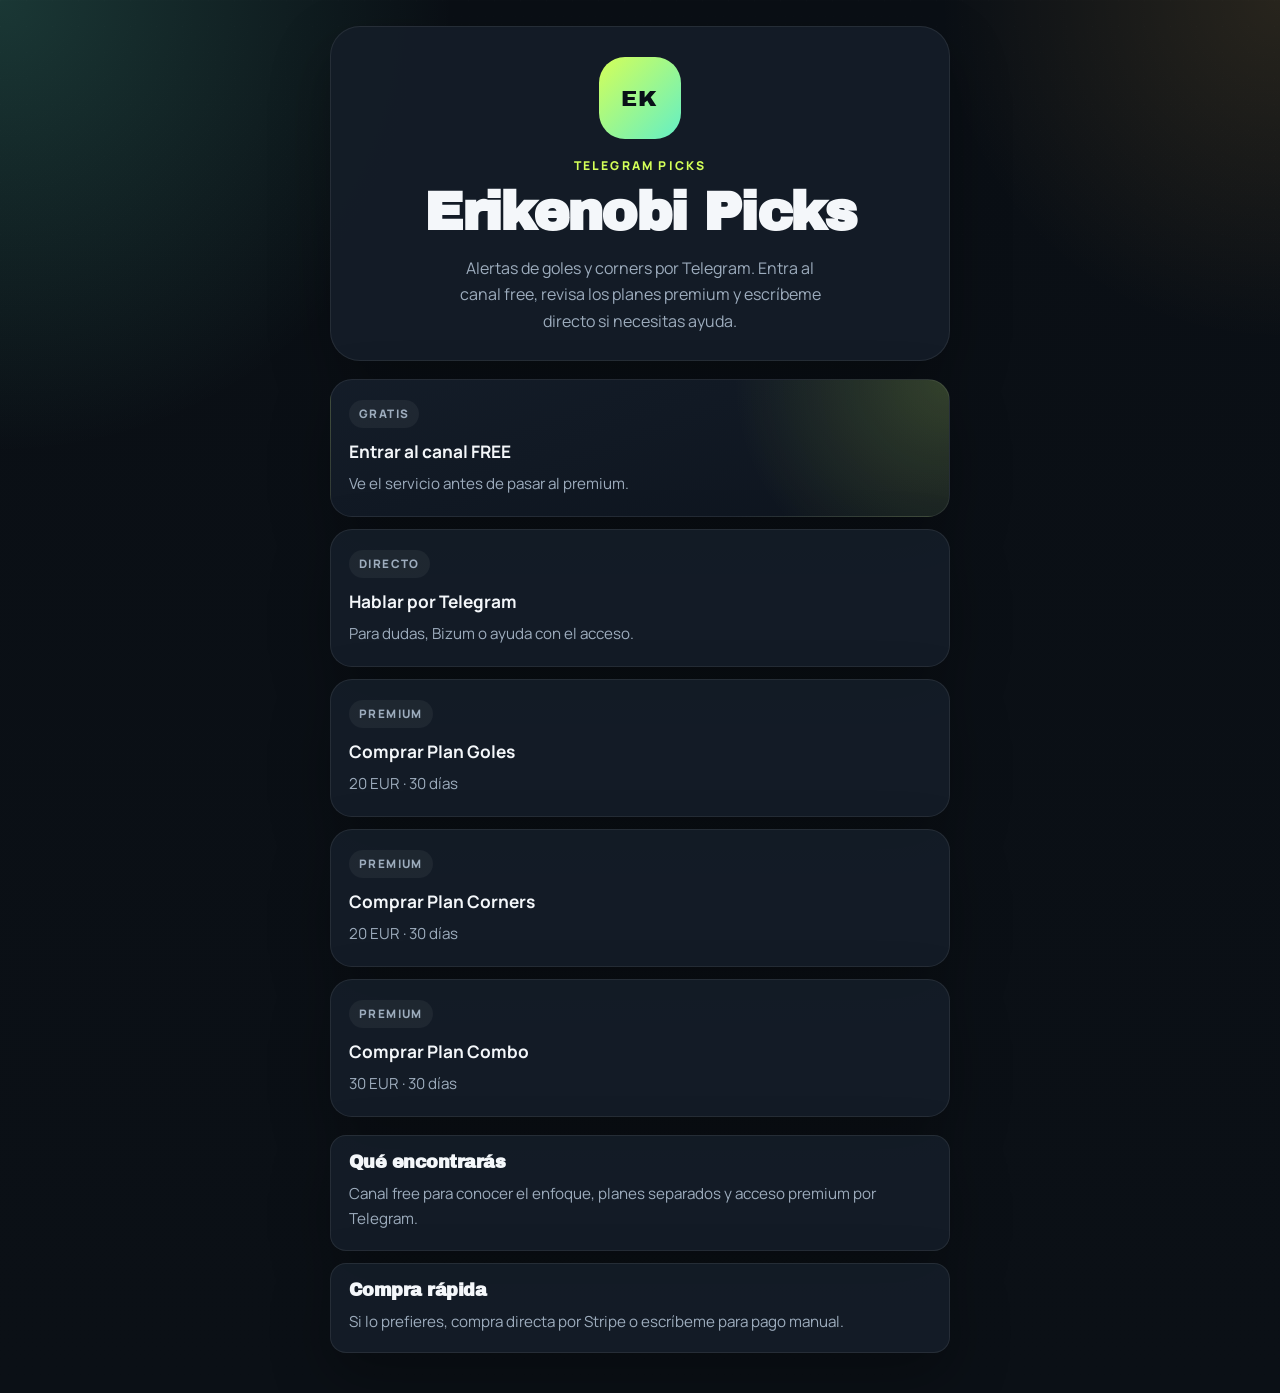
<file: landing-instagram/index.html>
<!DOCTYPE html>
<html lang="es">
<head>
  <meta charset="UTF-8">
  <meta name="viewport" content="width=device-width, initial-scale=1.0">
  <title>Erikenobi Picks | Links</title>
  <meta
    name="description"
    content="Accesos directos de Erikenobi Picks: canal free, planes premium de goles, corners y combo, y contacto por Telegram."
  >
  <meta property="og:title" content="Erikenobi Picks | Links">
  <meta property="og:description" content="Canal free, planes premium y contacto directo por Telegram.">
  <meta property="og:type" content="website">
  <meta property="og:image" content="./social-preview.svg">
  <meta name="twitter:card" content="summary_large_image">
  <meta name="twitter:title" content="Erikenobi Picks | Links">
  <meta name="twitter:description" content="Todos los accesos de Erikenobi Picks en una sola página.">
  <meta name="twitter:image" content="./social-preview.svg">
  <meta name="theme-color" content="#0b1016">
  <link rel="icon" href="./social-preview.svg" type="image/svg+xml">
  <link rel="preconnect" href="https://fonts.googleapis.com">
  <link rel="preconnect" href="https://fonts.gstatic.com" crossorigin>
  <link
    href="https://fonts.googleapis.com/css2?family=Archivo+Black&family=Manrope:wght@400;500;700;800&display=swap"
    rel="stylesheet"
  >
  <link rel="stylesheet" href="./styles.css">
</head>
<body>
  <main class="linktree">
    <section class="profile reveal">
      <div class="avatar">EK</div>
      <p class="eyebrow">Telegram Picks</p>
      <h1>Erikenobi Picks</h1>
      <p class="bio">
        Alertas de goles y corners por Telegram.
        Entra al canal free, revisa los planes premium y escríbeme directo si necesitas ayuda.
      </p>
    </section>

    <section class="links reveal" aria-label="Enlaces principales">
      <a class="link-card link-card-primary" href="https://t.me/+WhIkP2PstS1kMDVk" target="_blank" rel="noreferrer">
        <span class="link-tag">Gratis</span>
        <strong>Entrar al canal FREE</strong>
        <small>Ve el servicio antes de pasar al premium.</small>
      </a>

      <a class="link-card" href="https://t.me/erikenobi" target="_blank" rel="noreferrer">
        <span class="link-tag">Directo</span>
        <strong>Hablar por Telegram</strong>
        <small>Para dudas, Bizum o ayuda con el acceso.</small>
      </a>

      <a class="link-card" href="https://buy.stripe.com/aFa8wObuQ9MbdgA00x08g01" target="_blank" rel="noreferrer">
        <span class="link-tag">Premium</span>
        <strong>Comprar Plan Goles</strong>
        <small>20 EUR · 30 días</small>
      </a>

      <a class="link-card" href="https://buy.stripe.com/bJe3cugPaf6vdgA5kR08g02" target="_blank" rel="noreferrer">
        <span class="link-tag">Premium</span>
        <strong>Comprar Plan Corners</strong>
        <small>20 EUR · 30 días</small>
      </a>

      <a class="link-card" href="https://buy.stripe.com/4gM7sK8iE0bBgsMfZv08g03" target="_blank" rel="noreferrer">
        <span class="link-tag">Premium</span>
        <strong>Comprar Plan Combo</strong>
        <small>30 EUR · 30 días</small>
      </a>
    </section>

    <section class="mini-panels reveal">
      <article class="mini-panel">
        <h2>Qué encontrarás</h2>
        <p>Canal free para conocer el enfoque, planes separados y acceso premium por Telegram.</p>
      </article>

      <article class="mini-panel">
        <h2>Compra rápida</h2>
        <p>Si lo prefieres, compra directa por Stripe o escríbeme para pago manual.</p>
      </article>
    </section>
  </main>

  <script src="./script.js"></script>
</body>
</html>
</file>
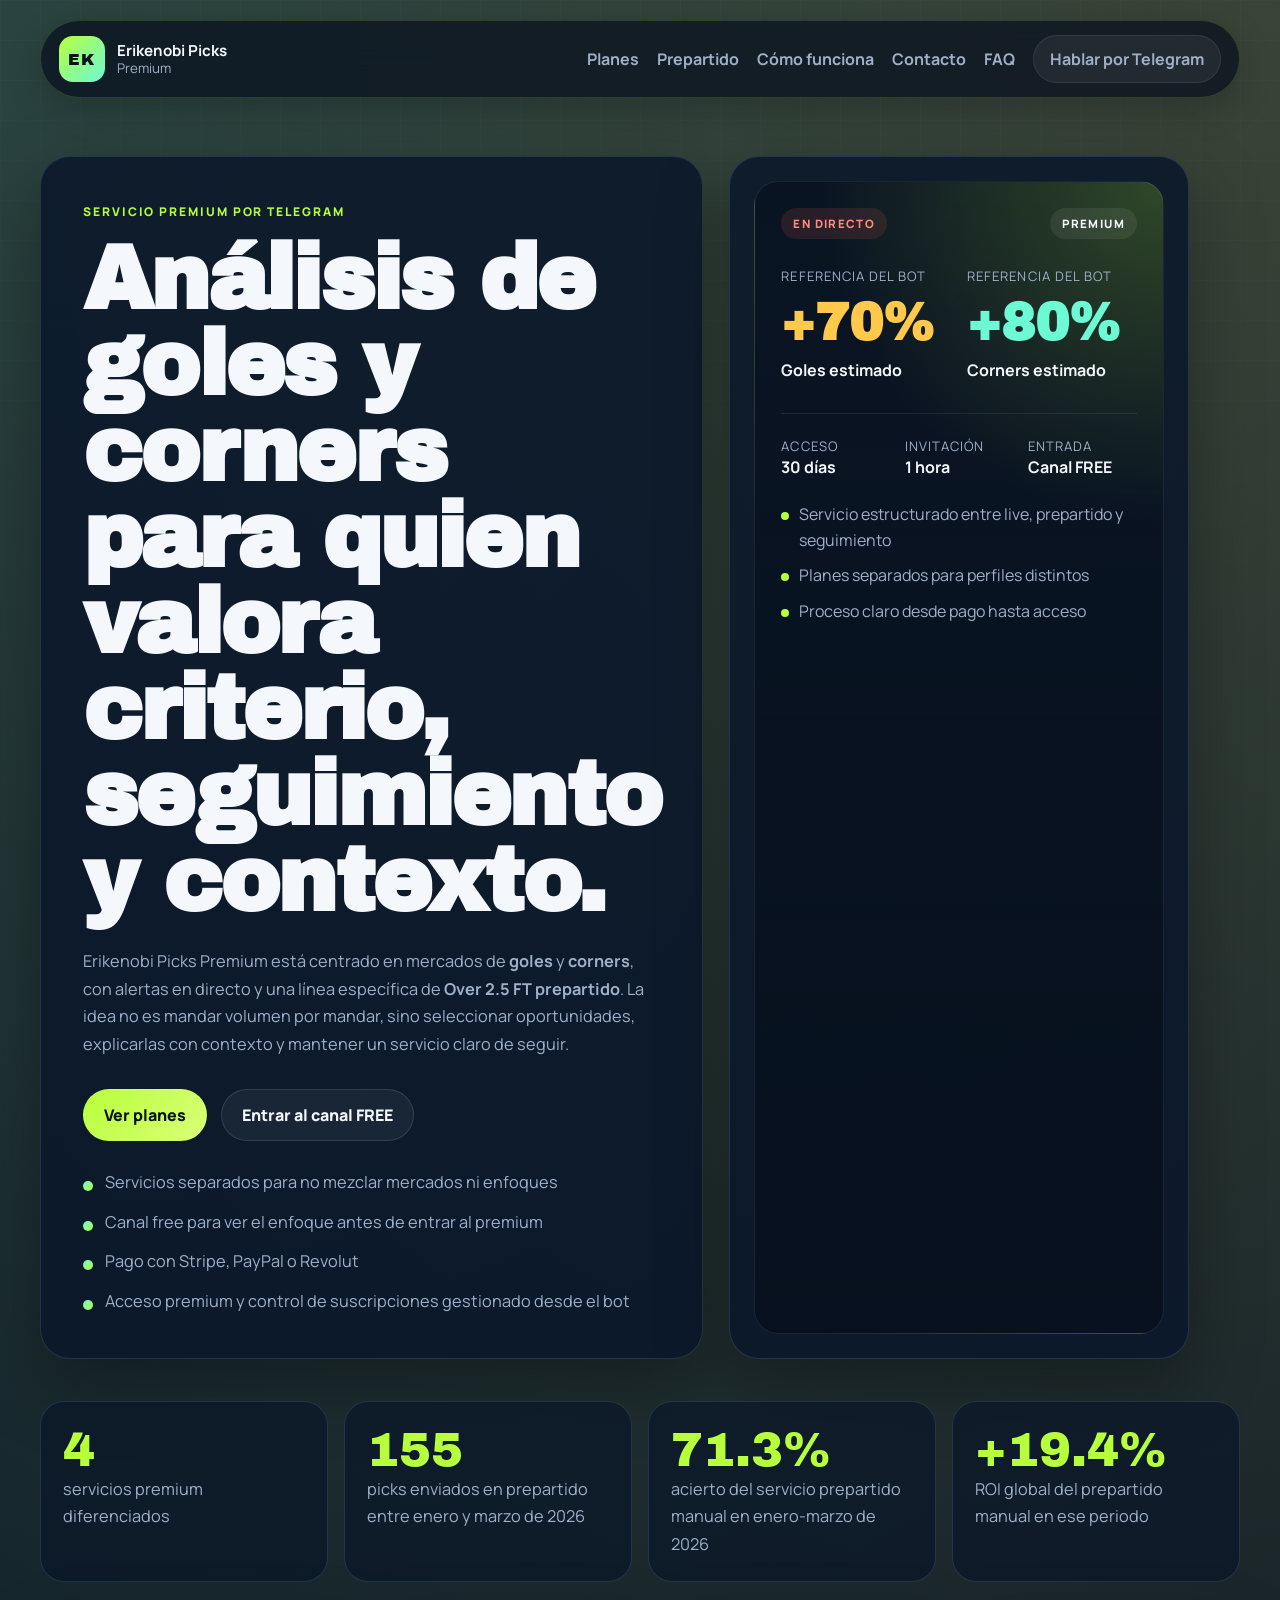
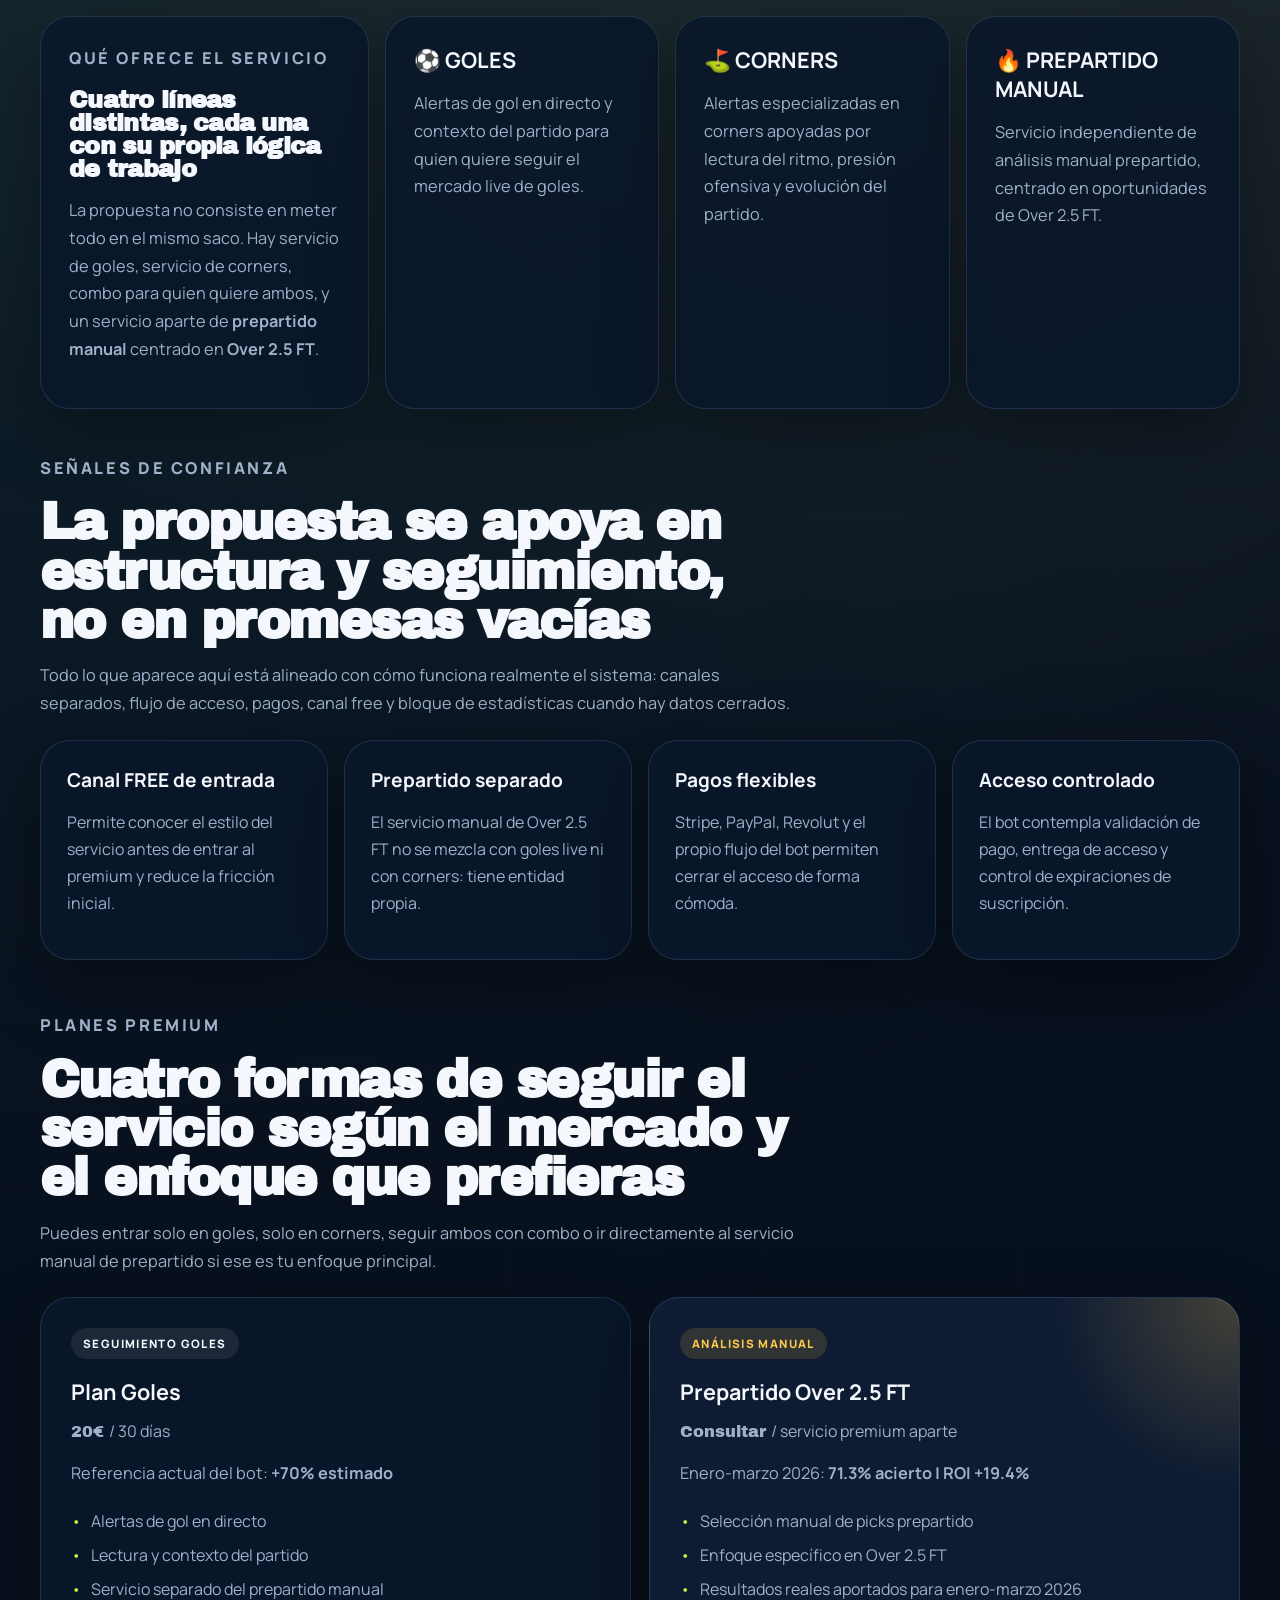
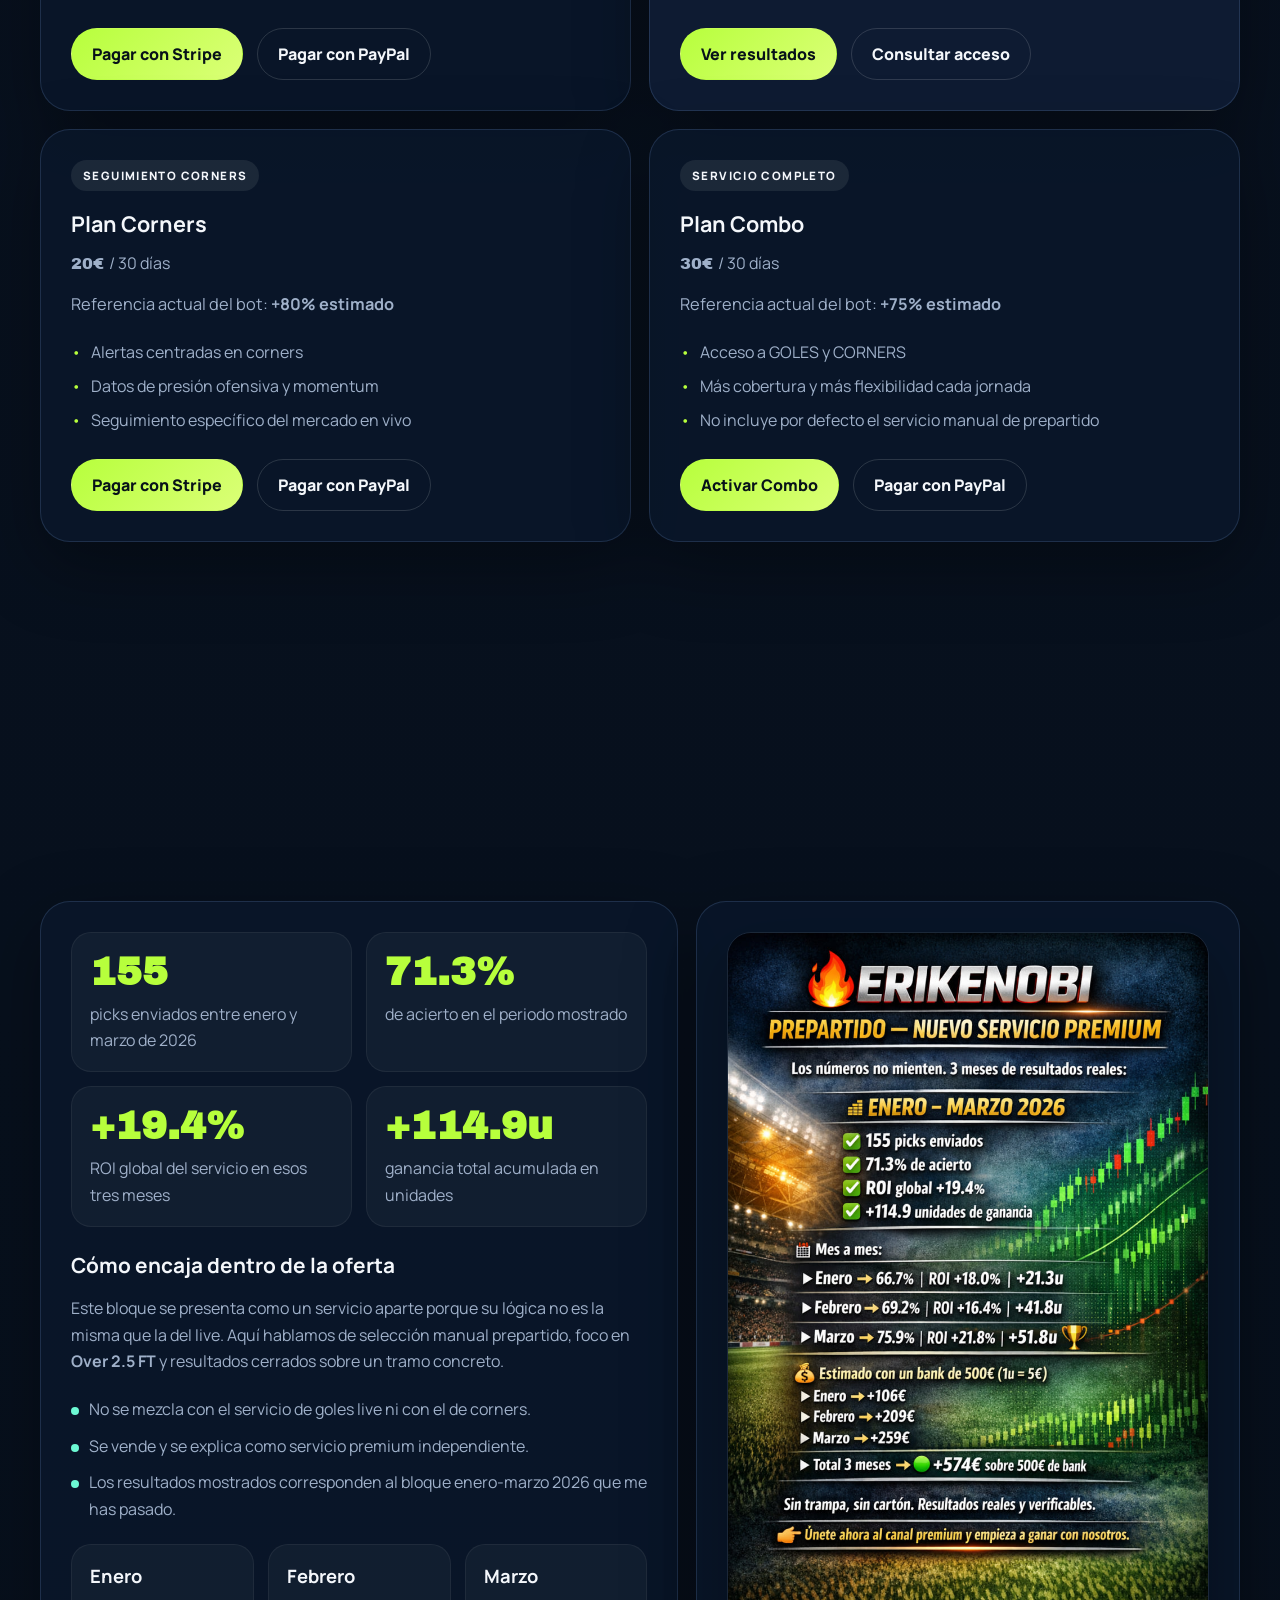
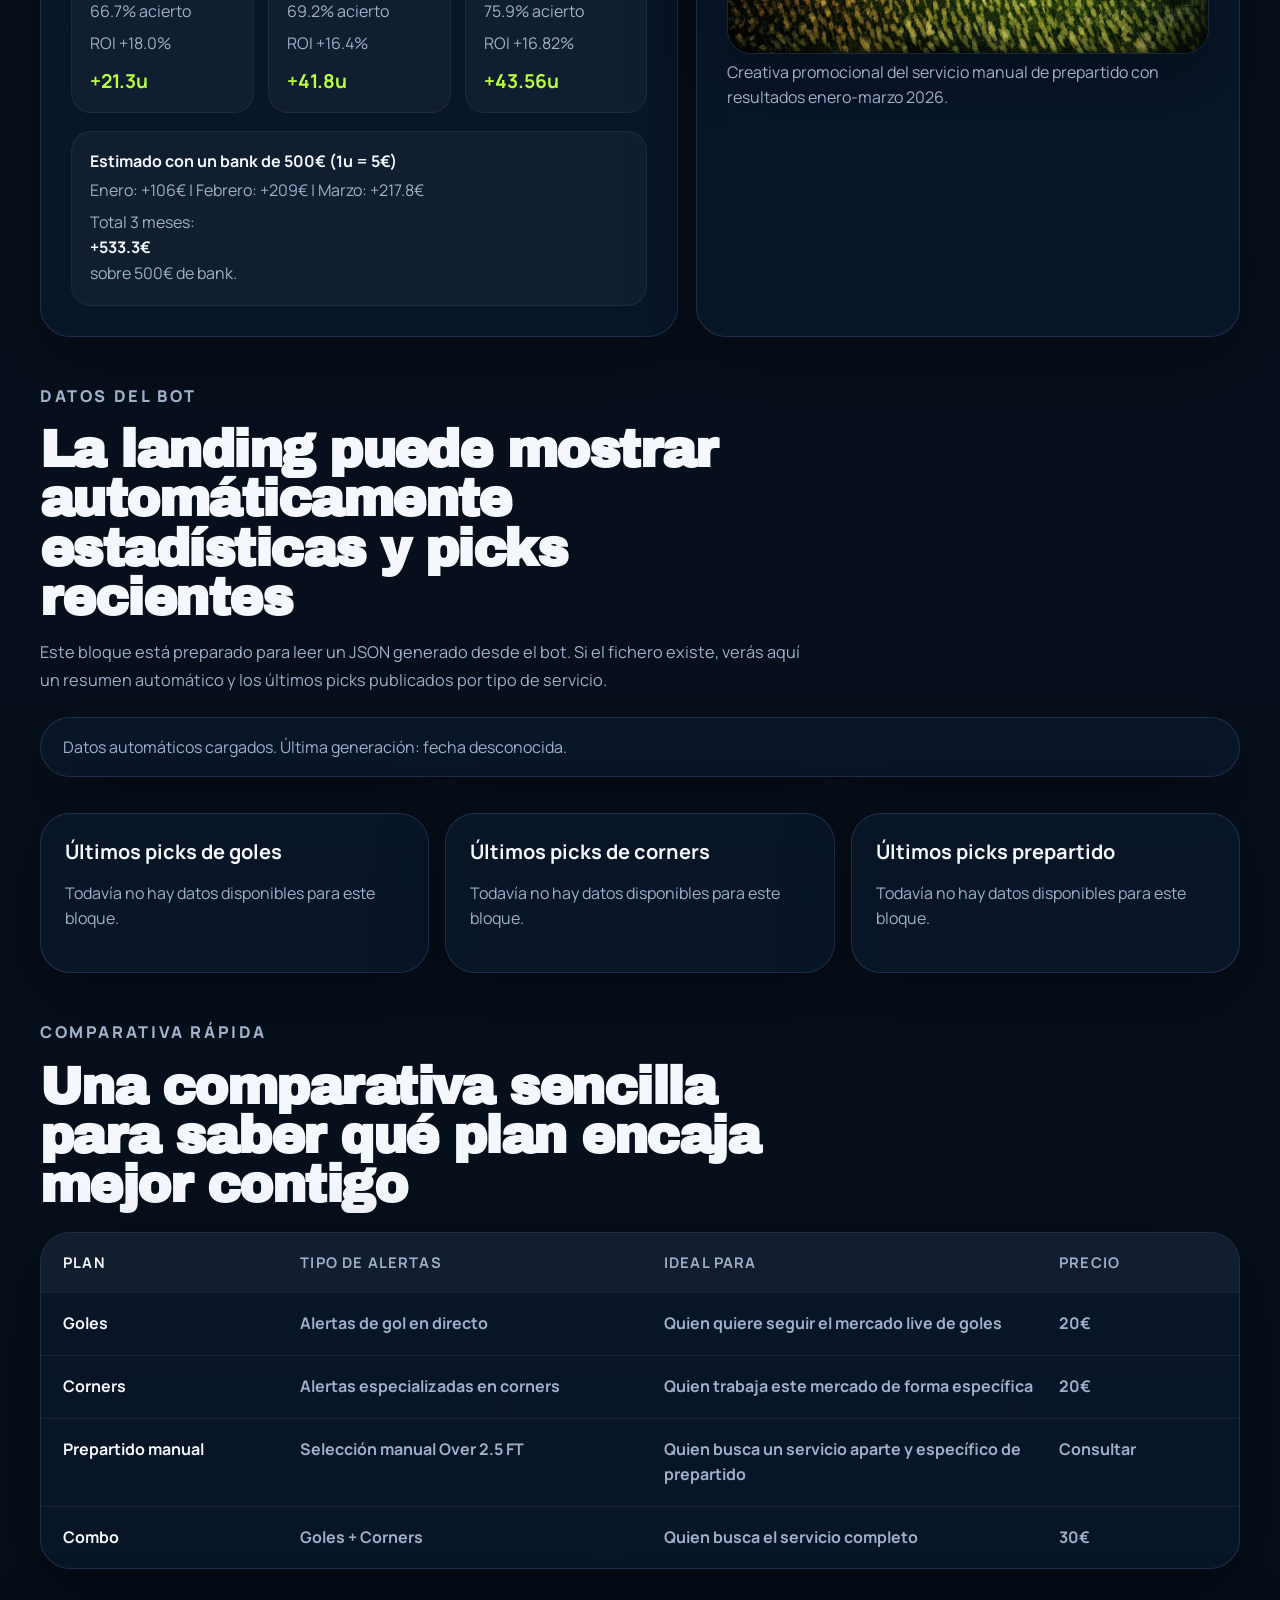
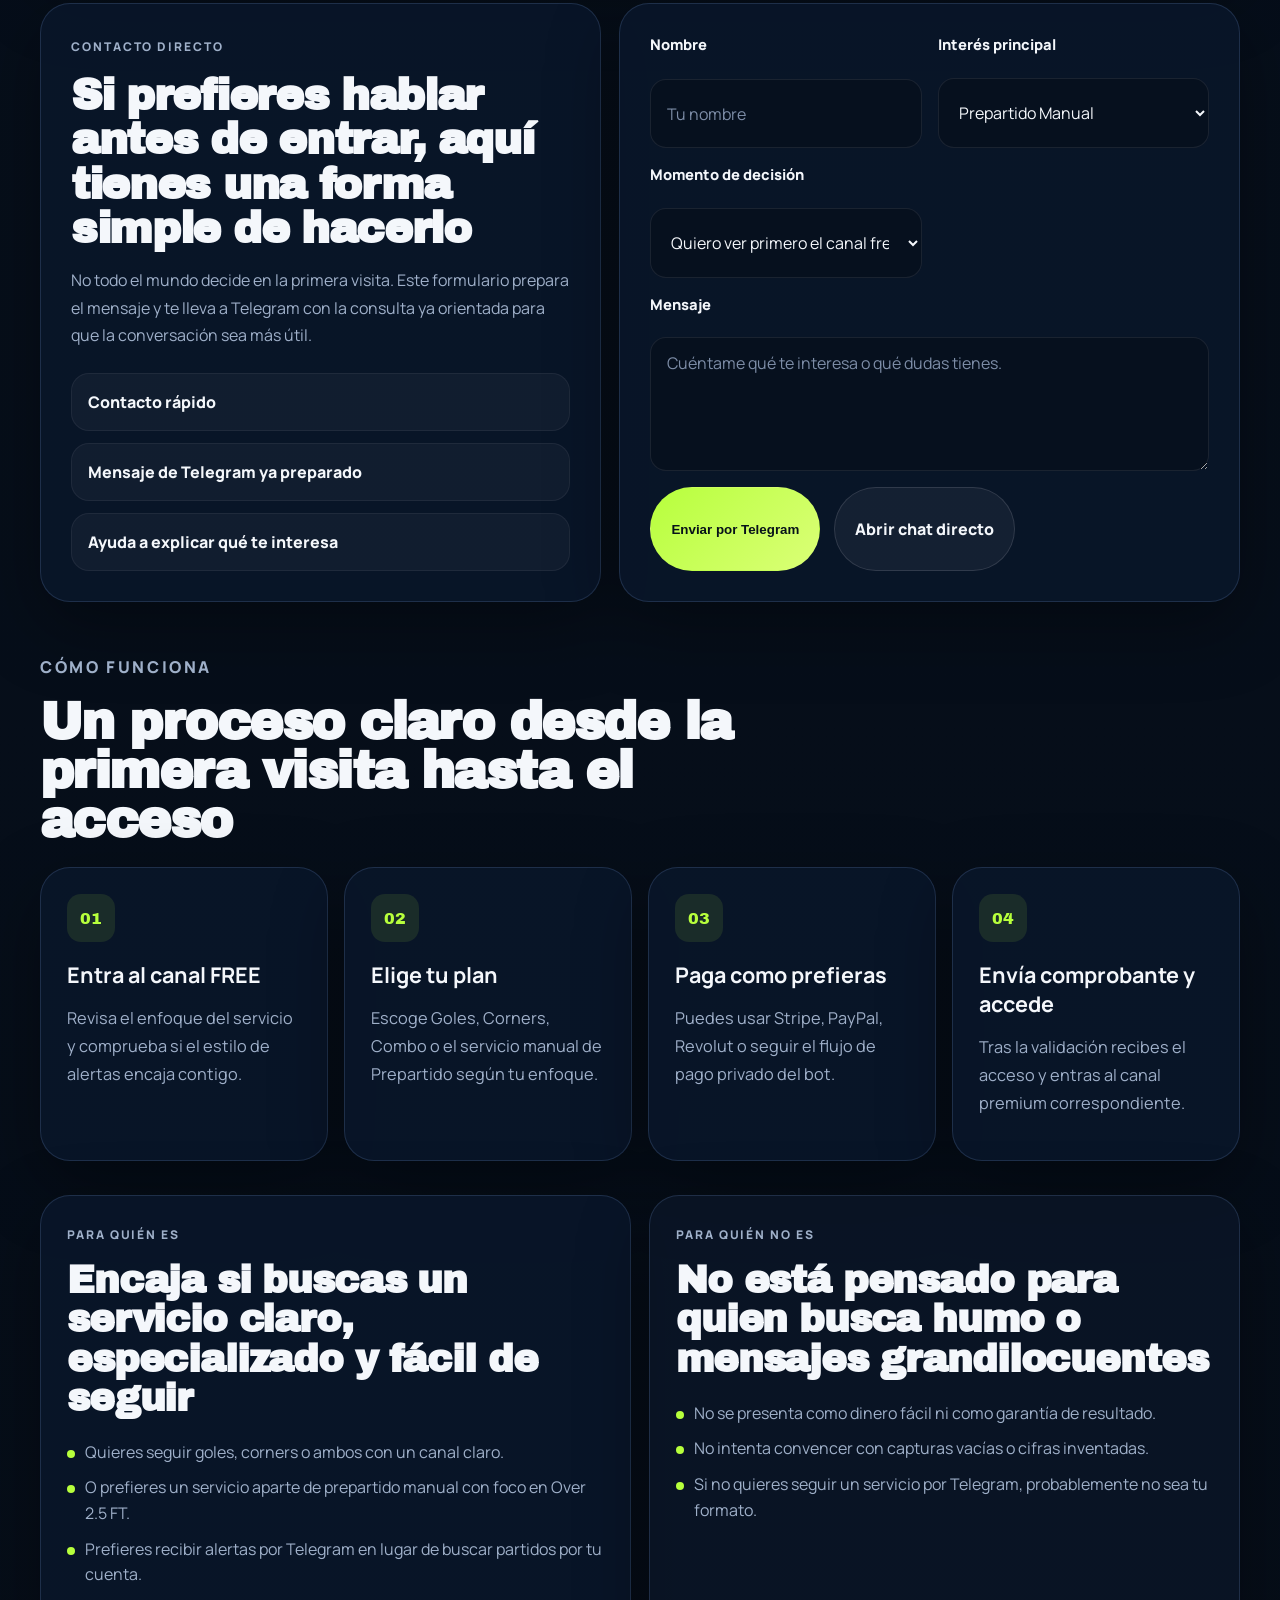
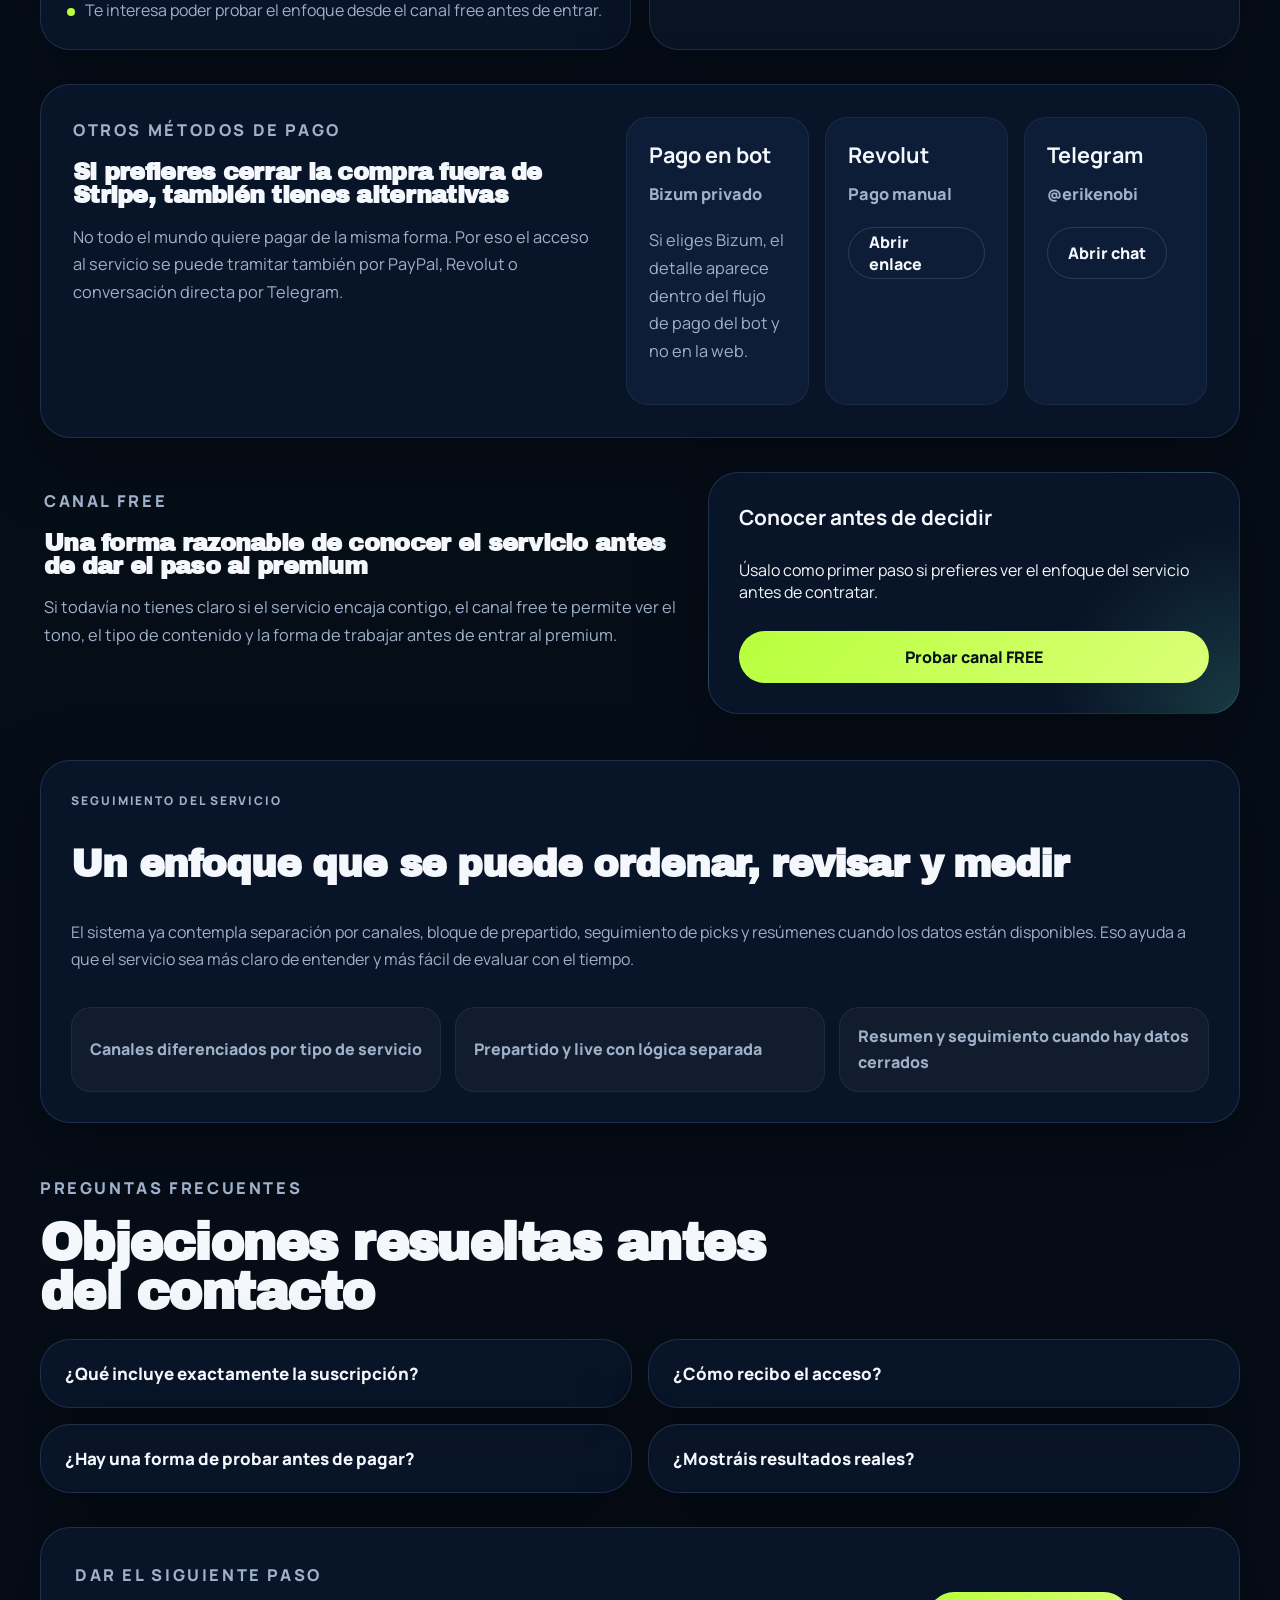
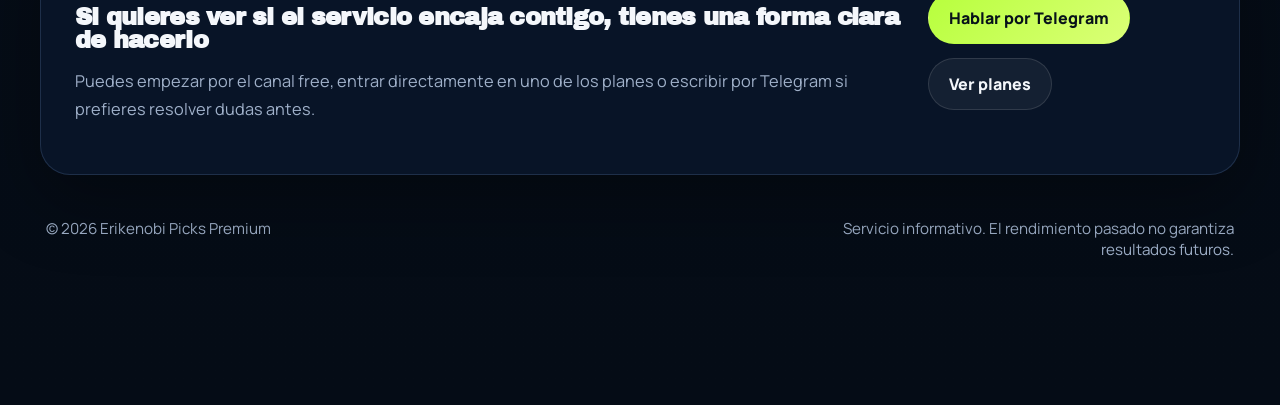
<file: landing-ventas/index.html>
<!DOCTYPE html>
<html lang="es">
<head>
  <meta charset="UTF-8">
  <meta name="viewport" content="width=device-width, initial-scale=1.0">
  <title>Erikenobi Picks Premium | Alertas de fútbol por Telegram</title>
  <meta
    name="description"
    content="Servicio premium de alertas de fútbol por Telegram centrado en goles, corners y estrategia prepartido Over 2.5 FT."
  >
  <meta property="og:title" content="Erikenobi Picks Premium | Alertas de fútbol por Telegram">
  <meta property="og:description" content="Servicio premium centrado en goles, corners y estrategia prepartido, con canal free y acceso por Telegram.">
  <meta property="og:type" content="website">
  <meta property="og:image" content="./social-preview.svg">
  <meta name="twitter:card" content="summary_large_image">
  <meta name="twitter:title" content="Erikenobi Picks Premium">
  <meta name="twitter:description" content="Alertas premium de goles y corners por Telegram.">
  <meta name="twitter:image" content="./social-preview.svg">
  <meta name="theme-color" content="#08111f">
  <link rel="icon" href="./social-preview.svg" type="image/svg+xml">
  <link rel="preconnect" href="https://fonts.googleapis.com">
  <link rel="preconnect" href="https://fonts.gstatic.com" crossorigin>
  <link
    href="https://fonts.googleapis.com/css2?family=Archivo+Black&family=Manrope:wght@400;500;700;800&display=swap"
    rel="stylesheet"
  >
  <link rel="stylesheet" href="./styles.css">
</head>
<body>
  <div class="page-shell">
    <header class="site-header">
      <a class="brand" href="#inicio" aria-label="Ir al inicio">
        <span class="brand-mark">EK</span>
        <span class="brand-text">
          <strong>Erikenobi Picks</strong>
          <small>Premium</small>
        </span>
      </a>

      <nav class="site-nav" aria-label="Navegación principal">
        <a href="#planes">Planes</a>
        <a href="#prepartido">Prepartido</a>
        <a href="#como-funciona">Cómo funciona</a>
        <a href="#contacto">Contacto</a>
        <a href="#faq">FAQ</a>
        <a class="nav-cta" href="https://t.me/erikenobi" target="_blank" rel="noreferrer">Hablar por Telegram</a>
      </nav>
    </header>

    <main>
      <section class="hero" id="inicio">
        <div class="hero-copy">
          <p class="eyebrow reveal">Servicio premium por Telegram</p>
          <h1 class="reveal">
            Análisis de goles y corners para quien valora criterio, seguimiento y contexto.
          </h1>
          <p class="hero-text reveal">
            Erikenobi Picks Premium está centrado en mercados de <strong>goles</strong> y
            <strong>corners</strong>, con alertas en directo y una línea específica de
            <strong>Over 2.5 FT prepartido</strong>. La idea no es mandar volumen por mandar, sino
            seleccionar oportunidades, explicarlas con contexto y mantener un servicio claro de seguir.
          </p>

          <div class="hero-actions reveal">
            <a class="btn btn-primary" href="#planes">Ver planes</a>
            <a class="btn btn-secondary" href="https://t.me/+WhIkP2PstS1kMDVk" target="_blank" rel="noreferrer">
              Entrar al canal FREE
            </a>
          </div>

          <ul class="hero-notes reveal" aria-label="Puntos de confianza">
            <li>Servicios separados para no mezclar mercados ni enfoques</li>
            <li>Canal free para ver el enfoque antes de entrar al premium</li>
            <li>Pago con Stripe, PayPal o Revolut</li>
            <li>Acceso premium y control de suscripciones gestionado desde el bot</li>
          </ul>
        </div>

        <aside class="hero-panel reveal">
          <div class="score-card">
            <div class="score-top">
              <span class="badge-live">EN DIRECTO</span>
              <span class="badge-soft">PREMIUM</span>
            </div>

            <div class="score-main">
              <div>
                <p class="mini-label">Referencia del bot</p>
                <strong class="score-value">+70%</strong>
                <span class="score-caption">Goles estimado</span>
              </div>
              <div>
                <p class="mini-label">Referencia del bot</p>
                <strong class="score-value accent">+80%</strong>
                <span class="score-caption">Corners estimado</span>
              </div>
            </div>

            <div class="score-footer">
              <div>
                <span class="metric-label">Acceso</span>
                <strong>30 días</strong>
              </div>
              <div>
                <span class="metric-label">Invitación</span>
                <strong>1 hora</strong>
              </div>
              <div>
                <span class="metric-label">Entrada</span>
                <strong>Canal FREE</strong>
              </div>
            </div>

            <ul class="score-points">
              <li>Servicio estructurado entre live, prepartido y seguimiento</li>
              <li>Planes separados para perfiles distintos</li>
              <li>Proceso claro desde pago hasta acceso</li>
            </ul>
          </div>
        </aside>
      </section>

      <section class="metrics-strip">
        <article class="metric-chip reveal">
          <span class="metric-number" data-target="4">0</span>
          <span class="metric-copy">servicios premium diferenciados</span>
        </article>
        <article class="metric-chip reveal">
          <span class="metric-number" data-target="155">0</span>
          <span class="metric-copy">picks enviados en prepartido entre enero y marzo de 2026</span>
        </article>
        <article class="metric-chip reveal">
          <span class="metric-number" data-target="71.3" data-decimals="1" data-suffix="%">0</span>
          <span class="metric-copy">acierto del servicio prepartido manual en enero-marzo de 2026</span>
        </article>
        <article class="metric-chip reveal">
          <span class="metric-number" data-target="19.4" data-decimals="1" data-prefix="+"
            data-suffix="%">0</span>
          <span class="metric-copy">ROI global del prepartido manual en ese periodo</span>
        </article>
      </section>

      <section class="value-grid">
        <article class="panel reveal">
          <p class="eyebrow">Qué ofrece el servicio</p>
          <h2>Cuatro líneas distintas, cada una con su propia lógica de trabajo</h2>
          <p>
            La propuesta no consiste en meter todo en el mismo saco. Hay servicio de goles, servicio de
            corners, combo para quien quiere ambos, y un servicio aparte de <strong>prepartido manual</strong>
            centrado en <strong>Over 2.5 FT</strong>.
          </p>
        </article>

        <article class="feature-card reveal">
          <h3>⚽ GOLES</h3>
          <p>Alertas de gol en directo y contexto del partido para quien quiere seguir el mercado live de goles.</p>
        </article>

        <article class="feature-card reveal">
          <h3>⛳ CORNERS</h3>
          <p>Alertas especializadas en corners apoyadas por lectura del ritmo, presión ofensiva y evolución del partido.</p>
        </article>

        <article class="feature-card reveal">
          <h3>🔥 PREPARTIDO MANUAL</h3>
          <p>Servicio independiente de análisis manual prepartido, centrado en oportunidades de Over 2.5 FT.</p>
        </article>
      </section>

      <section class="trust-section">
        <div class="section-heading reveal">
          <p class="eyebrow">Señales de confianza</p>
          <h2>La propuesta se apoya en estructura y seguimiento, no en promesas vacías</h2>
          <p>
            Todo lo que aparece aquí está alineado con cómo funciona realmente el sistema:
            canales separados, flujo de acceso, pagos, canal free y bloque de estadísticas cuando hay datos cerrados.
          </p>
        </div>

        <div class="trust-grid">
          <article class="trust-card reveal">
            <h3>Canal FREE de entrada</h3>
            <p>Permite conocer el estilo del servicio antes de entrar al premium y reduce la fricción inicial.</p>
          </article>
          <article class="trust-card reveal">
            <h3>Prepartido separado</h3>
            <p>El servicio manual de Over 2.5 FT no se mezcla con goles live ni con corners: tiene entidad propia.</p>
          </article>
          <article class="trust-card reveal">
            <h3>Pagos flexibles</h3>
            <p>Stripe, PayPal, Revolut y el propio flujo del bot permiten cerrar el acceso de forma cómoda.</p>
          </article>
          <article class="trust-card reveal">
            <h3>Acceso controlado</h3>
            <p>El bot contempla validación de pago, entrega de acceso y control de expiraciones de suscripción.</p>
          </article>
        </div>
      </section>

      <section class="plans-section" id="planes">
        <div class="section-heading reveal">
          <p class="eyebrow">Planes premium</p>
          <h2>Cuatro formas de seguir el servicio según el mercado y el enfoque que prefieras</h2>
          <p>
            Puedes entrar solo en goles, solo en corners, seguir ambos con combo o ir directamente al
            servicio manual de prepartido si ese es tu enfoque principal.
          </p>
        </div>

        <div class="plans-grid">
          <article class="plan-card reveal">
            <span class="plan-tag">Seguimiento goles</span>
            <h3>Plan Goles</h3>
            <p class="plan-price">20€ <small>/ 30 días</small></p>
            <p class="plan-strike">Referencia actual del bot: <strong>+70% estimado</strong></p>
            <ul class="plan-list">
              <li>Alertas de gol en directo</li>
              <li>Lectura y contexto del partido</li>
              <li>Servicio separado del prepartido manual</li>
            </ul>
            <div class="plan-actions">
              <a class="btn btn-primary" href="https://buy.stripe.com/aFa8wObuQ9MbdgA00x08g01" target="_blank" rel="noreferrer">
                Pagar con Stripe
              </a>
              <a class="btn btn-ghost" href="https://paypal.me/erikenobi/20" target="_blank" rel="noreferrer">
                Pagar con PayPal
              </a>
            </div>
          </article>

          <article class="plan-card featured reveal">
            <span class="plan-tag hot">Análisis manual</span>
            <h3>Prepartido Over 2.5 FT</h3>
            <p class="plan-price">Consultar <small>/ servicio premium aparte</small></p>
            <p class="plan-strike">Enero-marzo 2026: <strong>71.3% acierto | ROI +19.4%</strong></p>
            <ul class="plan-list">
              <li>Selección manual de picks prepartido</li>
              <li>Enfoque específico en Over 2.5 FT</li>
              <li>Resultados reales aportados para enero-marzo 2026</li>
            </ul>
            <div class="plan-actions">
              <a class="btn btn-primary" href="#prepartido">
                Ver resultados
              </a>
              <a class="btn btn-ghost" href="https://t.me/erikenobi?text=Hola%2C%20quiero%20informaci%C3%B3n%20sobre%20el%20servicio%20manual%20de%20prepartido." target="_blank" rel="noreferrer">
                Consultar acceso
              </a>
            </div>
          </article>

          <article class="plan-card reveal">
            <span class="plan-tag">Seguimiento corners</span>
            <h3>Plan Corners</h3>
            <p class="plan-price">20€ <small>/ 30 días</small></p>
            <p class="plan-strike">Referencia actual del bot: <strong>+80% estimado</strong></p>
            <ul class="plan-list">
              <li>Alertas centradas en corners</li>
              <li>Datos de presión ofensiva y momentum</li>
              <li>Seguimiento específico del mercado en vivo</li>
            </ul>
            <div class="plan-actions">
              <a class="btn btn-primary" href="https://buy.stripe.com/bJe3cugPaf6vdgA5kR08g02" target="_blank" rel="noreferrer">
                Pagar con Stripe
              </a>
              <a class="btn btn-ghost" href="https://paypal.me/erikenobi/20" target="_blank" rel="noreferrer">
                Pagar con PayPal
              </a>
            </div>
          </article>

          <article class="plan-card reveal">
            <span class="plan-tag">Servicio completo</span>
            <h3>Plan Combo</h3>
            <p class="plan-price">30€ <small>/ 30 días</small></p>
            <p class="plan-strike">Referencia actual del bot: <strong>+75% estimado</strong></p>
            <ul class="plan-list">
              <li>Acceso a GOLES y CORNERS</li>
              <li>Más cobertura y más flexibilidad cada jornada</li>
              <li>No incluye por defecto el servicio manual de prepartido</li>
            </ul>
            <div class="plan-actions">
              <a class="btn btn-primary" href="https://buy.stripe.com/4gM7sK8iE0bBgsMfZv08g03" target="_blank" rel="noreferrer">
                Activar Combo
              </a>
              <a class="btn btn-ghost" href="https://paypal.me/erikenobi/30" target="_blank" rel="noreferrer">
                Pagar con PayPal
              </a>
            </div>
          </article>
        </div>
      </section>

      <section class="pre-section" id="prepartido">
        <div class="section-heading reveal">
          <p class="eyebrow">Prepartido</p>
          <h2>Over 2.5 FT prepartido es un servicio premium aparte y de análisis manual</h2>
          <p>
            Aquí no se presenta como una extensión del canal de goles ni como un extra del combo.
            Se trata como un servicio independiente, manual y con resultados concretos del periodo
            <strong>enero-marzo de 2026</strong>.
          </p>
        </div>

        <div class="pre-layout">
          <article class="pre-copy reveal">
            <div class="pre-stat-grid">
              <div class="pre-stat">
                <strong>155</strong>
                <span>picks enviados entre enero y marzo de 2026</span>
              </div>
              <div class="pre-stat">
                <strong>71.3%</strong>
                <span>de acierto en el periodo mostrado</span>
              </div>
              <div class="pre-stat">
                <strong>+19.4%</strong>
                <span>ROI global del servicio en esos tres meses</span>
              </div>
              <div class="pre-stat">
                <strong>+114.9u</strong>
                <span>ganancia total acumulada en unidades</span>
              </div>
            </div>

            <div class="pre-text-block">
              <h3>Cómo encaja dentro de la oferta</h3>
              <p>
                Este bloque se presenta como un servicio aparte porque su lógica no es la misma que la
                del live. Aquí hablamos de selección manual prepartido, foco en <strong>Over 2.5 FT</strong>
                y resultados cerrados sobre un tramo concreto.
              </p>
            </div>

            <ul class="pre-list">
              <li>No se mezcla con el servicio de goles live ni con el de corners.</li>
              <li>Se vende y se explica como servicio premium independiente.</li>
              <li>Los resultados mostrados corresponden al bloque enero-marzo 2026 que me has pasado.</li>
            </ul>

            <div class="month-results">
              <article class="month-card">
                <h4>Enero</h4>
                <p>66.7% acierto</p>
                <p>ROI +18.0%</p>
                <strong>+21.3u</strong>
              </article>
              <article class="month-card">
                <h4>Febrero</h4>
                <p>69.2% acierto</p>
                <p>ROI +16.4%</p>
                <strong>+41.8u</strong>
              </article>
              <article class="month-card">
                <h4>Marzo</h4>
                <p>75.9% acierto</p>
                <p>ROI +16.82%</p>
                <strong>+43.56u</strong>
              </article>
            </div>

            <div class="bank-note">
              <strong>Estimado con un bank de 500€ (1u = 5€)</strong>
              <p>Enero: +106€ | Febrero: +209€ | Marzo: +217.8€</p>
              <p>Total 3 meses: <strong>+533.3€</strong> sobre 500€ de bank.</p>
            </div>
          </article>

          <aside class="pre-visual reveal">
            <figure class="promo-figure">
              <img src="./prepartido-manual.jpg" alt="Resultados del servicio premium de prepartido entre enero y marzo de 2026">
              <figcaption>Creativa promocional del servicio manual de prepartido con resultados enero-marzo 2026.</figcaption>
            </figure>
          </aside>
        </div>
      </section>

      <section class="auto-section" id="datos-bot">
        <div class="section-heading reveal">
          <p class="eyebrow">Datos del bot</p>
          <h2>La landing puede mostrar automáticamente estadísticas y picks recientes</h2>
          <p>
            Este bloque está preparado para leer un JSON generado desde el bot. Si el fichero existe,
            verás aquí un resumen automático y los últimos picks publicados por tipo de servicio.
          </p>
        </div>

        <div class="auto-status reveal" id="auto-data-status">
          Esperando datos automáticos del bot.
        </div>

        <div class="auto-stats-grid reveal" id="auto-stats-grid"></div>
        <div class="latest-picks-grid reveal" id="latest-picks-grid"></div>
      </section>

      <section class="compare-section">
        <div class="section-heading reveal">
          <p class="eyebrow">Comparativa rápida</p>
          <h2>Una comparativa sencilla para saber qué plan encaja mejor contigo</h2>
        </div>

        <div class="compare-table reveal">
          <div class="compare-row compare-head">
            <div>Plan</div>
            <div>Tipo de alertas</div>
            <div>Ideal para</div>
            <div>Precio</div>
          </div>
          <div class="compare-row">
            <div>Goles</div>
            <div>Alertas de gol en directo</div>
            <div>Quien quiere seguir el mercado live de goles</div>
            <div>20€</div>
          </div>
          <div class="compare-row">
            <div>Corners</div>
            <div>Alertas especializadas en corners</div>
            <div>Quien trabaja este mercado de forma específica</div>
            <div>20€</div>
          </div>
          <div class="compare-row">
            <div>Prepartido manual</div>
            <div>Selección manual Over 2.5 FT</div>
            <div>Quien busca un servicio aparte y específico de prepartido</div>
            <div>Consultar</div>
          </div>
          <div class="compare-row">
            <div>Combo</div>
            <div>Goles + Corners</div>
            <div>Quien busca el servicio completo</div>
            <div>30€</div>
          </div>
        </div>
      </section>

      <section class="lead-section" id="contacto">
        <div class="lead-copy reveal">
          <p class="eyebrow">Contacto directo</p>
          <h2>Si prefieres hablar antes de entrar, aquí tienes una forma simple de hacerlo</h2>
          <p>
            No todo el mundo decide en la primera visita. Este formulario prepara el mensaje y te
            lleva a Telegram con la consulta ya orientada para que la conversación sea más útil.
          </p>
          <div class="lead-points">
            <span>Contacto rápido</span>
            <span>Mensaje de Telegram ya preparado</span>
            <span>Ayuda a explicar qué te interesa</span>
          </div>
        </div>

        <form class="lead-form reveal" id="lead-form">
          <div class="field-group">
            <label for="lead-name">Nombre</label>
            <input id="lead-name" name="name" type="text" placeholder="Tu nombre" required>
          </div>

          <div class="field-group">
            <label for="lead-plan">Interés principal</label>
            <select id="lead-plan" name="plan">
              <option value="Plan Goles">Plan Goles</option>
              <option value="Plan Corners">Plan Corners</option>
              <option value="Prepartido Manual" selected>Prepartido Manual</option>
              <option value="Plan Combo">Plan Combo</option>
              <option value="Canal FREE">Canal FREE</option>
            </select>
          </div>

          <div class="field-group">
            <label for="lead-level">Momento de decisión</label>
            <select id="lead-level" name="level">
              <option value="Quiero entrar hoy">Quiero entrar hoy</option>
              <option value="Quiero ver primero el canal free" selected>Quiero ver primero el canal free</option>
              <option value="Necesito más información">Necesito más información</option>
            </select>
          </div>

          <div class="field-group field-full">
            <label for="lead-message">Mensaje</label>
            <textarea
              id="lead-message"
              name="message"
              rows="4"
              placeholder="Cuéntame qué te interesa o qué dudas tienes."
            ></textarea>
          </div>

          <div class="lead-actions">
            <button class="btn btn-primary" type="submit">Enviar por Telegram</button>
            <a class="btn btn-secondary" href="https://t.me/erikenobi" target="_blank" rel="noreferrer">
              Abrir chat directo
            </a>
          </div>
        </form>
      </section>

      <section class="process-section" id="como-funciona">
        <div class="section-heading reveal">
          <p class="eyebrow">Cómo funciona</p>
          <h2>Un proceso claro desde la primera visita hasta el acceso</h2>
        </div>

        <div class="process-grid">
          <article class="process-step reveal">
            <span>01</span>
            <h3>Entra al canal FREE</h3>
            <p>Revisa el enfoque del servicio y comprueba si el estilo de alertas encaja contigo.</p>
          </article>
          <article class="process-step reveal">
            <span>02</span>
            <h3>Elige tu plan</h3>
            <p>Escoge Goles, Corners, Combo o el servicio manual de Prepartido según tu enfoque.</p>
          </article>
          <article class="process-step reveal">
            <span>03</span>
            <h3>Paga como prefieras</h3>
            <p>Puedes usar Stripe, PayPal, Revolut o seguir el flujo de pago privado del bot.</p>
          </article>
          <article class="process-step reveal">
            <span>04</span>
            <h3>Envía comprobante y accede</h3>
            <p>Tras la validación recibes el acceso y entras al canal premium correspondiente.</p>
          </article>
        </div>
      </section>

      <section class="fit-section">
        <article class="fit-card reveal">
          <p class="eyebrow">Para quién es</p>
          <h2>Encaja si buscas un servicio claro, especializado y fácil de seguir</h2>
          <ul class="fit-list">
            <li>Quieres seguir goles, corners o ambos con un canal claro.</li>
            <li>O prefieres un servicio aparte de prepartido manual con foco en Over 2.5 FT.</li>
            <li>Prefieres recibir alertas por Telegram en lugar de buscar partidos por tu cuenta.</li>
            <li>Te interesa poder probar el enfoque desde el canal free antes de entrar.</li>
          </ul>
        </article>

        <article class="fit-card soft reveal">
          <p class="eyebrow">Para quién no es</p>
          <h2>No está pensado para quien busca humo o mensajes grandilocuentes</h2>
          <ul class="fit-list">
            <li>No se presenta como dinero fácil ni como garantía de resultado.</li>
            <li>No intenta convencer con capturas vacías o cifras inventadas.</li>
            <li>Si no quieres seguir un servicio por Telegram, probablemente no sea tu formato.</li>
          </ul>
        </article>
      </section>

      <section class="payments-section">
        <div class="payment-panel reveal">
          <div>
            <p class="eyebrow">Otros métodos de pago</p>
            <h2>Si prefieres cerrar la compra fuera de Stripe, también tienes alternativas</h2>
            <p>
              No todo el mundo quiere pagar de la misma forma. Por eso el acceso al servicio se puede
              tramitar también por PayPal, Revolut o conversación directa por Telegram.
            </p>
          </div>

          <div class="payment-options">
            <article class="payment-card">
              <h3>Pago en bot</h3>
              <p class="payment-value">Bizum privado</p>
              <p>Si eliges Bizum, el detalle aparece dentro del flujo de pago del bot y no en la web.</p>
            </article>

            <article class="payment-card">
              <h3>Revolut</h3>
              <p class="payment-value">Pago manual</p>
              <a class="btn btn-ghost" href="https://revolut.me/ericblasco9" target="_blank" rel="noreferrer">
                Abrir enlace
              </a>
            </article>

            <article class="payment-card">
              <h3>Telegram</h3>
              <p class="payment-value">@erikenobi</p>
              <a class="btn btn-ghost" href="https://t.me/erikenobi?text=Hola%2C%20quiero%20informaci%C3%B3n%20sobre%20los%20planes%20premium." target="_blank" rel="noreferrer">
                Abrir chat
              </a>
            </article>
          </div>
        </div>
      </section>

      <section class="free-section">
        <div class="free-copy reveal">
          <p class="eyebrow">Canal FREE</p>
          <h2>Una forma razonable de conocer el servicio antes de dar el paso al premium</h2>
          <p>
            Si todavía no tienes claro si el servicio encaja contigo, el canal free te permite ver
            el tono, el tipo de contenido y la forma de trabajar antes de entrar al premium.
          </p>
        </div>

        <div class="free-card reveal">
          <strong>Conocer antes de decidir</strong>
          <p>Úsalo como primer paso si prefieres ver el enfoque del servicio antes de contratar.</p>
          <a class="btn btn-primary" href="https://t.me/+WhIkP2PstS1kMDVk" target="_blank" rel="noreferrer">
            Probar canal FREE
          </a>
        </div>
      </section>

      <section class="publish-section">
        <div class="publish-card reveal">
          <p class="eyebrow">Seguimiento del servicio</p>
          <h2>Un enfoque que se puede ordenar, revisar y medir</h2>
          <p>
            El sistema ya contempla separación por canales, bloque de prepartido, seguimiento de picks
            y resúmenes cuando los datos están disponibles. Eso ayuda a que el servicio sea más claro
            de entender y más fácil de evaluar con el tiempo.
          </p>
          <div class="publish-points">
            <span>Canales diferenciados por tipo de servicio</span>
            <span>Prepartido y live con lógica separada</span>
            <span>Resumen y seguimiento cuando hay datos cerrados</span>
          </div>
        </div>
      </section>

      <section class="faq-section" id="faq">
        <div class="section-heading reveal">
          <p class="eyebrow">Preguntas frecuentes</p>
          <h2>Objeciones resueltas antes del contacto</h2>
        </div>

        <div class="faq-grid">
          <details class="faq-item reveal">
            <summary>¿Qué incluye exactamente la suscripción?</summary>
            <p>
              Cada plan da acceso al canal o servicio correspondiente durante 30 días. Goles y Corners son
              servicios especializados; Combo reúne ambos. El prepartido manual se presenta como servicio aparte.
            </p>
          </details>

          <details class="faq-item reveal">
            <summary>¿Cómo recibo el acceso?</summary>
            <p>
              El flujo actual del bot es: eliges plan, pagas, envías comprobante, se valida y
              recibes un enlace de acceso al canal premium.
            </p>
          </details>

          <details class="faq-item reveal">
            <summary>¿Hay una forma de probar antes de pagar?</summary>
            <p>
              Sí. El canal FREE está pensado precisamente para eso: conocer el estilo del servicio
              y decidir después con más criterio.
            </p>
          </details>

          <details class="faq-item reveal">
            <summary>¿Mostráis resultados reales?</summary>
            <p>
              Sí, cuando hay datos cerrados. En esta landing también se muestran los resultados del
              servicio manual de prepartido para enero-marzo de 2026, tal como me los has facilitado.
              Aun así, el rendimiento pasado no garantiza resultados futuros.
            </p>
          </details>
        </div>
      </section>

      <section class="final-cta reveal">
        <div>
          <p class="eyebrow">Dar el siguiente paso</p>
          <h2>Si quieres ver si el servicio encaja contigo, tienes una forma clara de hacerlo</h2>
          <p>
            Puedes empezar por el canal free, entrar directamente en uno de los planes o escribir
            por Telegram si prefieres resolver dudas antes.
          </p>
        </div>
        <div class="final-actions">
          <a class="btn btn-primary" href="https://t.me/erikenobi" target="_blank" rel="noreferrer">Hablar por Telegram</a>
          <a class="btn btn-secondary" href="#planes">Ver planes</a>
        </div>
      </section>
    </main>

    <footer class="site-footer">
      <p>© <span id="current-year"></span> Erikenobi Picks Premium</p>
      <p class="legal-note">
        Servicio informativo. El rendimiento pasado no garantiza resultados futuros.
      </p>
    </footer>

    <div class="sticky-bar">
      <a class="btn btn-primary" href="#planes">Ver planes</a>
      <a class="btn btn-secondary" href="https://t.me/+WhIkP2PstS1kMDVk" target="_blank" rel="noreferrer">
        FREE
      </a>
    </div>
  </div>

  <script src="./script.js"></script>
</body>
</html>
</file>
<file: landing-instagram/styles.css>
:root {
  --bg: #0b1016;
  --bg-soft: #121923;
  --panel: rgba(20, 29, 41, 0.9);
  --line: rgba(255, 255, 255, 0.08);
  --text: #f4f7fa;
  --muted: #9dacbd;
  --lime: #d4ff58;
  --mint: #63efc6;
  --amber: #ffbf54;
  --shadow: 0 24px 60px rgba(0, 0, 0, 0.3);
  --radius-xl: 30px;
  --radius-lg: 22px;
  --radius-md: 16px;
}

* {
  box-sizing: border-box;
}

body {
  margin: 0;
  min-height: 100vh;
  color: var(--text);
  background:
    radial-gradient(circle at top left, rgba(99, 239, 198, 0.18), transparent 24%),
    radial-gradient(circle at top right, rgba(255, 191, 84, 0.12), transparent 18%),
    linear-gradient(180deg, #0a0f15 0%, #0b1016 100%);
  font-family: "Manrope", "Segoe UI", sans-serif;
}

body::before {
  content: "";
  position: fixed;
  inset: 0;
  pointer-events: none;
  opacity: 0.45;
  background:
    linear-gradient(rgba(255, 255, 255, 0.02) 1px, transparent 1px),
    linear-gradient(90deg, rgba(255, 255, 255, 0.02) 1px, transparent 1px);
  background-size: 26px 26px;
  mask-image: linear-gradient(180deg, rgba(0, 0, 0, 0.9), transparent 94%);
}

.linktree {
  width: min(calc(100% - 24px), 620px);
  margin: 0 auto;
  padding: 26px 0 40px;
}

.profile,
.link-card,
.mini-panel {
  background: var(--panel);
  border: 1px solid var(--line);
  box-shadow: var(--shadow);
}

.profile {
  padding: 30px 22px 26px;
  border-radius: var(--radius-xl);
  text-align: center;
}

.avatar {
  display: grid;
  place-items: center;
  width: 82px;
  height: 82px;
  margin: 0 auto 18px;
  border-radius: 26px;
  background: linear-gradient(135deg, var(--lime), var(--mint));
  color: #091018;
  font-family: "Archivo Black", Impact, sans-serif;
  font-size: 1.4rem;
  letter-spacing: 0.08em;
}

.eyebrow {
  margin: 0 0 12px;
  color: var(--lime);
  font-size: 0.76rem;
  font-weight: 800;
  letter-spacing: 0.18em;
  text-transform: uppercase;
}

h1,
h2 {
  margin: 0;
  font-family: "Archivo Black", Impact, sans-serif;
  line-height: 0.97;
  letter-spacing: -0.03em;
}

h1 {
  font-size: clamp(2.3rem, 8vw, 3.4rem);
}

h2 {
  font-size: 1.1rem;
}

.bio,
.link-card small,
.mini-panel p {
  color: var(--muted);
  line-height: 1.65;
}

.bio {
  max-width: 38ch;
  margin: 16px auto 0;
  font-size: 1rem;
}

.links {
  display: grid;
  gap: 12px;
  margin-top: 18px;
}

.link-card {
  display: block;
  padding: 20px 18px;
  border-radius: var(--radius-lg);
  color: var(--text);
  text-decoration: none;
  transition: transform 0.2s ease, border-color 0.2s ease, background 0.2s ease;
}

.link-card:hover,
.link-card:focus-visible {
  transform: translateY(-2px);
  border-color: rgba(212, 255, 88, 0.24);
}

.link-card-primary {
  background:
    radial-gradient(circle at right top, rgba(212, 255, 88, 0.18), transparent 34%),
    linear-gradient(160deg, rgba(20, 29, 41, 0.98), rgba(14, 21, 31, 0.98));
}

.link-tag {
  display: inline-flex;
  align-items: center;
  justify-content: center;
  min-height: 28px;
  padding: 0 10px;
  border-radius: 999px;
  background: rgba(255, 255, 255, 0.05);
  color: var(--muted);
  font-size: 0.73rem;
  font-weight: 800;
  letter-spacing: 0.12em;
  text-transform: uppercase;
}

.link-card strong {
  display: block;
  margin-top: 12px;
  font-size: 1.08rem;
}

.link-card small {
  display: block;
  margin-top: 8px;
  font-size: 0.95rem;
}

.mini-panels {
  display: grid;
  gap: 12px;
  margin-top: 18px;
}

.mini-panel {
  padding: 18px;
  border-radius: var(--radius-md);
}

.mini-panel p {
  margin: 10px 0 0;
  font-size: 0.95rem;
}

.reveal {
  opacity: 0;
  transform: translateY(22px);
  transition: opacity 0.55s ease, transform 0.55s ease;
}

.reveal.is-visible {
  opacity: 1;
  transform: translateY(0);
}

@media (max-width: 640px) {
  .linktree {
    width: min(calc(100% - 16px), 620px);
    padding: 18px 0 28px;
  }

  .profile {
    padding: 24px 16px 22px;
    border-radius: 24px;
  }

  .avatar {
    width: 74px;
    height: 74px;
    border-radius: 22px;
  }

  .link-card {
    padding: 18px 16px;
  }
}
</file>
<file: landing-ventas/styles.css>
:root {
  --bg: #08111f;
  --bg-soft: #0f1b30;
  --panel: rgba(10, 23, 43, 0.86);
  --panel-strong: rgba(14, 31, 58, 0.96);
  --line: rgba(142, 186, 255, 0.16);
  --text: #f4f7fb;
  --muted: #9fb0c9;
  --lime: #b7ff3c;
  --mint: #6cf9d4;
  --gold: #ffc94b;
  --danger: #ff6b57;
  --shadow: 0 24px 70px rgba(0, 0, 0, 0.34);
  --radius-xl: 30px;
  --radius-lg: 22px;
  --radius-md: 16px;
  --max-width: 1200px;
}

* {
  box-sizing: border-box;
}

html {
  scroll-behavior: smooth;
}

body {
  margin: 0;
  min-height: 100vh;
  color: var(--text);
  background:
    radial-gradient(circle at top left, rgba(108, 249, 212, 0.16), transparent 28%),
    radial-gradient(circle at top right, rgba(255, 201, 75, 0.18), transparent 24%),
    linear-gradient(180deg, #091120 0%, #07101d 42%, #050c16 100%);
  font-family: "Manrope", "Trebuchet MS", sans-serif;
}

body::before {
  content: "";
  position: fixed;
  inset: 0;
  pointer-events: none;
  background:
    linear-gradient(rgba(255, 255, 255, 0.025) 1px, transparent 1px),
    linear-gradient(90deg, rgba(255, 255, 255, 0.025) 1px, transparent 1px);
  background-size: 40px 40px;
  mask-image: linear-gradient(180deg, rgba(0, 0, 0, 0.85), transparent 95%);
}

.page-shell {
  width: min(calc(100% - 32px), var(--max-width));
  margin: 0 auto;
  padding-bottom: 120px;
}

.site-header {
  position: sticky;
  top: 16px;
  z-index: 10;
  display: flex;
  justify-content: space-between;
  align-items: center;
  gap: 20px;
  margin: 20px 0 28px;
  padding: 14px 18px;
  background: rgba(7, 16, 30, 0.72);
  border: 1px solid rgba(183, 255, 60, 0.16);
  backdrop-filter: blur(18px);
  border-radius: 999px;
  box-shadow: 0 10px 35px rgba(0, 0, 0, 0.22);
}

.brand {
  display: inline-flex;
  align-items: center;
  gap: 12px;
  color: var(--text);
  text-decoration: none;
}

.brand-mark {
  display: grid;
  place-items: center;
  width: 46px;
  height: 46px;
  border-radius: 14px;
  background:
    linear-gradient(135deg, var(--lime), var(--mint));
  color: #07131b;
  font-family: "Archivo Black", Impact, sans-serif;
  font-size: 1rem;
  letter-spacing: 0.08em;
}

.brand-text {
  display: flex;
  flex-direction: column;
  line-height: 1;
}

.brand-text strong {
  font-size: 0.95rem;
}

.brand-text small {
  margin-top: 4px;
  color: var(--muted);
}

.site-nav {
  display: flex;
  align-items: center;
  gap: 18px;
}

.site-nav a {
  color: var(--muted);
  text-decoration: none;
  font-weight: 700;
}

.site-nav a:hover,
.site-nav a:focus-visible {
  color: var(--text);
}

.nav-cta {
  padding: 12px 16px;
  border-radius: 999px;
  background: rgba(255, 255, 255, 0.06);
  border: 1px solid rgba(255, 255, 255, 0.08);
}

main {
  display: grid;
  gap: 34px;
}

.hero,
.value-grid,
.plans-section,
.process-section,
.payments-section,
.free-section,
.faq-section,
.final-cta {
  position: relative;
}

.hero {
  display: grid;
  grid-template-columns: 1.1fr 0.9fr;
  gap: 26px;
  align-items: stretch;
  padding: 30px 0 8px;
}

.hero-copy,
.hero-panel,
.panel,
.feature-card,
.plan-card,
.payment-panel,
.free-card,
.process-step,
.faq-item,
.final-cta {
  background: var(--panel);
  border: 1px solid var(--line);
  border-radius: var(--radius-xl);
  box-shadow: var(--shadow);
}

.hero-copy {
  padding: 42px;
}

.hero-panel {
  padding: 24px;
  overflow: hidden;
}

.eyebrow {
  display: inline-flex;
  align-items: center;
  gap: 8px;
  margin: 0 0 16px;
  color: var(--lime);
  text-transform: uppercase;
  letter-spacing: 0.16em;
  font-size: 0.75rem;
  font-weight: 800;
}

.hero h1,
.section-heading h2,
.panel h2,
.payment-panel h2,
.free-copy h2,
.final-cta h2 {
  margin: 0;
  font-family: "Archivo Black", Impact, sans-serif;
  line-height: 0.96;
  letter-spacing: -0.03em;
}

.hero h1 {
  font-size: clamp(2.9rem, 7vw, 5.8rem);
  max-width: 12ch;
}

.hero-text,
.section-heading p,
.panel p,
.feature-card p,
.plan-card p,
.process-step p,
.payment-panel p,
.free-copy p,
.faq-item p,
.final-cta p,
.metric-copy,
.hero-notes li {
  color: var(--muted);
  font-size: 1.02rem;
  line-height: 1.7;
}

.hero-text {
  max-width: 58ch;
  margin: 24px 0 0;
}

.hero-actions,
.plan-actions,
.final-actions {
  display: flex;
  flex-wrap: wrap;
  gap: 14px;
}

.hero-actions {
  margin-top: 30px;
}

.btn {
  display: inline-flex;
  justify-content: center;
  align-items: center;
  gap: 10px;
  min-height: 52px;
  padding: 0 20px;
  border-radius: 999px;
  border: 1px solid transparent;
  text-decoration: none;
  font-weight: 800;
  transition: transform 0.24s ease, border-color 0.24s ease, background 0.24s ease;
  cursor: pointer;
}

.btn:hover,
.btn:focus-visible {
  transform: translateY(-2px);
}

.btn-primary {
  background: linear-gradient(135deg, var(--lime), #dbff77);
  color: #071219;
}

.btn-secondary {
  background: rgba(255, 255, 255, 0.05);
  border-color: rgba(255, 255, 255, 0.12);
  color: var(--text);
}

.btn-ghost {
  background: transparent;
  border-color: rgba(255, 255, 255, 0.14);
  color: var(--text);
}

.hero-notes {
  display: grid;
  gap: 12px;
  margin: 28px 0 0;
  padding: 0;
  list-style: none;
}

.hero-notes li {
  position: relative;
  padding-left: 22px;
}

.hero-notes li::before {
  content: "";
  position: absolute;
  top: 12px;
  left: 0;
  width: 10px;
  height: 10px;
  border-radius: 50%;
  background: linear-gradient(135deg, var(--mint), var(--lime));
}

.score-card {
  height: 100%;
  min-height: 100%;
  padding: 26px;
  background:
    radial-gradient(circle at top right, rgba(183, 255, 60, 0.22), transparent 28%),
    linear-gradient(180deg, rgba(8, 17, 31, 0.65), rgba(8, 17, 31, 0.96));
  border: 1px solid rgba(255, 255, 255, 0.08);
  border-radius: calc(var(--radius-xl) - 6px);
}

.score-top,
.score-main,
.score-footer,
.metrics-strip,
.plans-grid,
.process-grid,
.payment-options,
.faq-grid {
  display: grid;
}

.score-top {
  grid-auto-flow: column;
  justify-content: space-between;
  gap: 16px;
}

.badge-live,
.badge-soft,
.plan-tag {
  display: inline-flex;
  align-items: center;
  width: fit-content;
  padding: 8px 12px;
  border-radius: 999px;
  font-size: 0.72rem;
  font-weight: 900;
  text-transform: uppercase;
  letter-spacing: 0.12em;
}

.badge-live {
  background: rgba(255, 107, 87, 0.12);
  color: #ff8b7d;
}

.badge-soft {
  background: rgba(255, 255, 255, 0.07);
  color: var(--text);
  justify-self: end;
}

.score-main {
  grid-template-columns: repeat(2, minmax(0, 1fr));
  gap: 16px;
  margin-top: 28px;
}

.mini-label,
.metric-label {
  margin: 0 0 10px;
  color: var(--muted);
  font-size: 0.82rem;
  text-transform: uppercase;
  letter-spacing: 0.08em;
}

.score-value {
  display: block;
  font-family: "Archivo Black", Impact, sans-serif;
  font-size: clamp(2rem, 5vw, 3.2rem);
  color: var(--gold);
}

.score-value.accent {
  color: var(--mint);
}

.score-caption {
  display: inline-block;
  margin-top: 8px;
  color: var(--text);
  font-weight: 700;
}

.score-footer {
  grid-template-columns: repeat(3, minmax(0, 1fr));
  gap: 14px;
  margin-top: 32px;
  padding-top: 20px;
  border-top: 1px solid rgba(255, 255, 255, 0.08);
}

.score-footer strong {
  display: block;
  font-size: 1rem;
}

.score-points,
.fit-list {
  display: grid;
  gap: 10px;
  margin: 24px 0 0;
  padding: 0;
  list-style: none;
}

.score-points li,
.fit-list li,
.publish-points span {
  color: var(--muted);
  line-height: 1.6;
}

.score-points li {
  position: relative;
  padding-left: 18px;
}

.score-points li::before,
.fit-list li::before {
  content: "";
  position: absolute;
  top: 10px;
  left: 0;
  width: 8px;
  height: 8px;
  border-radius: 50%;
  background: var(--lime);
}

.metrics-strip {
  grid-template-columns: repeat(4, minmax(0, 1fr));
  gap: 16px;
}

.metric-chip {
  padding: 22px;
  border-radius: 24px;
  background: rgba(11, 23, 41, 0.72);
  border: 1px solid var(--line);
}

.metric-number {
  display: block;
  font-family: "Archivo Black", Impact, sans-serif;
  font-size: clamp(2rem, 4vw, 3rem);
  color: var(--lime);
}

.value-grid {
  display: grid;
  grid-template-columns: 1.2fr 1fr 1fr 1fr;
  gap: 16px;
}

.panel,
.feature-card {
  padding: 28px;
}

.feature-card h3,
.plan-card h3,
.process-step h3,
.payment-card h3 {
  margin: 0 0 12px;
  font-size: 1.35rem;
}

.plans-section,
.process-section,
.faq-section {
  padding-top: 18px;
}

.trust-section,
.compare-section,
.pre-section,
.auto-section,
.publish-section {
  padding-top: 12px;
}

.section-heading {
  max-width: 760px;
  margin-bottom: 22px;
}

.section-heading h2 {
  font-size: clamp(2rem, 4vw, 3.6rem);
}

.plans-grid {
  grid-template-columns: repeat(2, minmax(0, 1fr));
  gap: 18px;
}

.plan-card {
  position: relative;
  display: flex;
  flex-direction: column;
  padding: 30px;
}

.featured {
  background:
    radial-gradient(circle at top right, rgba(255, 201, 75, 0.22), transparent 26%),
    rgba(15, 29, 52, 0.95);
  transform: translateY(-8px);
}

.plan-tag {
  margin-bottom: 18px;
  background: rgba(255, 255, 255, 0.08);
  color: var(--text);
}

.plan-tag.hot {
  background: rgba(255, 201, 75, 0.14);
  color: var(--gold);
}

.plan-price {
  margin: 0;
  font-family: "Archivo Black", Impact, sans-serif;
  font-size: clamp(2.2rem, 5vw, 3.2rem);
  color: var(--text);
}

.plan-price small {
  font-family: "Manrope", "Trebuchet MS", sans-serif;
  font-size: 1rem;
  color: var(--muted);
}

.plan-strike {
  margin: 14px 0 0;
}

.plan-list {
  display: grid;
  gap: 12px;
  margin: 22px 0 28px;
  padding: 0;
  list-style: none;
}

.plan-list li {
  position: relative;
  padding-left: 20px;
  color: var(--muted);
}

.plan-list li::before {
  content: "•";
  position: absolute;
  left: 0;
  color: var(--lime);
}

.plan-actions {
  margin-top: auto;
}

.process-grid {
  grid-template-columns: repeat(4, minmax(0, 1fr));
  gap: 16px;
}

.process-step {
  padding: 26px;
}

.process-step span {
  display: inline-flex;
  align-items: center;
  justify-content: center;
  width: 48px;
  height: 48px;
  border-radius: 14px;
  margin-bottom: 18px;
  background: rgba(183, 255, 60, 0.1);
  color: var(--lime);
  font-family: "Archivo Black", Impact, sans-serif;
}

.trust-grid,
.fit-section,
.publish-points,
.lead-section,
.lead-points,
.lead-actions,
.pre-layout,
.pre-stat-grid,
.strategy-chart,
.chart-legend,
.month-results,
.auto-stats-grid,
.latest-picks-grid {
  display: grid;
}

.trust-grid {
  grid-template-columns: repeat(4, minmax(0, 1fr));
  gap: 16px;
}

.trust-card,
.fit-card,
.publish-card,
.compare-table {
  background: var(--panel);
  border: 1px solid var(--line);
  border-radius: var(--radius-xl);
  box-shadow: var(--shadow);
}

.trust-card,
.fit-card,
.publish-card {
  padding: 26px;
}

.trust-card h3 {
  margin: 0 0 12px;
  font-size: 1.2rem;
}

.trust-card p,
.fit-card p,
.publish-card p {
  color: var(--muted);
  line-height: 1.7;
}

.compare-table {
  overflow: hidden;
}

.pre-layout {
  grid-template-columns: 1.08fr 0.92fr;
  gap: 18px;
  align-items: stretch;
}

.pre-copy,
.pre-visual,
.chart-card {
  background: var(--panel);
  border: 1px solid var(--line);
  border-radius: var(--radius-xl);
  box-shadow: var(--shadow);
}

.pre-copy,
.pre-visual {
  padding: 30px;
}

.pre-stat-grid {
  grid-template-columns: repeat(2, minmax(0, 1fr));
  gap: 14px;
}

.pre-stat {
  padding: 18px;
  border-radius: 20px;
  background: rgba(255, 255, 255, 0.04);
  border: 1px solid rgba(255, 255, 255, 0.06);
}

.pre-stat strong {
  display: block;
  margin-bottom: 8px;
  font-family: "Archivo Black", Impact, sans-serif;
  font-size: clamp(1.6rem, 3vw, 2.5rem);
  color: var(--lime);
}

.pre-stat span,
.pre-text-block p,
.pre-list li,
.chart-note,
.chart-legend span {
  color: var(--muted);
  line-height: 1.65;
}

.pre-text-block {
  margin-top: 24px;
}

.pre-text-block h3 {
  margin: 0 0 12px;
  font-size: 1.3rem;
}

.pre-list {
  display: grid;
  gap: 10px;
  margin: 22px 0 0;
  padding: 0;
  list-style: none;
}

.pre-list li {
  position: relative;
  padding-left: 18px;
}

.pre-list li::before {
  content: "";
  position: absolute;
  top: 11px;
  left: 0;
  width: 8px;
  height: 8px;
  border-radius: 50%;
  background: var(--mint);
}

.month-results {
  grid-template-columns: repeat(3, minmax(0, 1fr));
  gap: 14px;
  margin-top: 22px;
}

.month-card,
.bank-note {
  border-radius: 20px;
  background: rgba(255, 255, 255, 0.04);
  border: 1px solid rgba(255, 255, 255, 0.06);
}

.month-card {
  padding: 18px;
}

.month-card h4 {
  margin: 0 0 10px;
  font-size: 1.15rem;
}

.month-card p,
.bank-note p,
.promo-figure figcaption {
  margin: 6px 0 0;
  color: var(--muted);
  line-height: 1.6;
}

.month-card strong {
  display: block;
  margin-top: 12px;
  font-size: 1.2rem;
  color: var(--lime);
}

.bank-note {
  margin-top: 18px;
  padding: 18px;
}

.bank-note strong {
  display: block;
  color: var(--text);
}

.promo-figure {
  margin: 0;
}

.promo-figure img {
  display: block;
  width: 100%;
  border-radius: 24px;
  border: 1px solid rgba(255, 255, 255, 0.08);
  box-shadow: 0 24px 60px rgba(0, 0, 0, 0.28);
}

.auto-status,
.auto-card,
.pick-group {
  background: var(--panel);
  border: 1px solid var(--line);
  border-radius: var(--radius-xl);
  box-shadow: var(--shadow);
}

.auto-status {
  padding: 18px 22px;
  color: var(--muted);
}

.auto-stats-grid {
  grid-template-columns: repeat(3, minmax(0, 1fr));
  gap: 16px;
  margin-top: 18px;
}

.auto-card {
  padding: 24px;
}

.auto-card h3,
.pick-group h3 {
  margin: 0 0 10px;
  font-size: 1.25rem;
}

.auto-meta {
  display: grid;
  gap: 10px;
  margin-top: 14px;
}

.auto-meta span,
.pick-card p,
.pick-card small,
.pick-empty {
  color: var(--muted);
  line-height: 1.6;
}

.auto-highlight {
  display: inline-flex;
  align-items: center;
  margin-top: 8px;
  padding: 8px 12px;
  border-radius: 999px;
  background: rgba(183, 255, 60, 0.1);
  color: var(--lime);
  font-weight: 800;
}

.latest-picks-grid {
  grid-template-columns: repeat(3, minmax(0, 1fr));
  gap: 16px;
  margin-top: 18px;
}

.pick-group {
  padding: 24px;
}

.pick-list {
  display: grid;
  gap: 12px;
  margin-top: 16px;
}

.pick-card {
  padding: 16px;
  border-radius: 18px;
  background: rgba(255, 255, 255, 0.04);
  border: 1px solid rgba(255, 255, 255, 0.06);
}

.pick-head {
  display: flex;
  justify-content: space-between;
  gap: 12px;
  align-items: flex-start;
}

.pick-head strong {
  color: var(--text);
}

.result-pill {
  display: inline-flex;
  align-items: center;
  justify-content: center;
  min-width: 58px;
  min-height: 28px;
  padding: 0 10px;
  border-radius: 999px;
  font-size: 0.8rem;
  font-weight: 900;
}

.result-pill.hit {
  background: rgba(108, 249, 212, 0.12);
  color: var(--mint);
}

.result-pill.miss {
  background: rgba(255, 107, 87, 0.12);
  color: #ff8b7d;
}

.result-pill.void {
  background: rgba(255, 201, 75, 0.12);
  color: var(--gold);
}

.result-pill.pending {
  background: rgba(255, 255, 255, 0.08);
  color: var(--text);
}

.chart-card {
  height: 100%;
  padding: 26px;
  background:
    radial-gradient(circle at top right, rgba(108, 249, 212, 0.14), transparent 28%),
    linear-gradient(180deg, rgba(8, 17, 31, 0.78), rgba(8, 17, 31, 0.98));
}

.chart-head {
  display: flex;
  justify-content: space-between;
  align-items: center;
  gap: 12px;
}

.chart-badge {
  display: inline-flex;
  align-items: center;
  padding: 8px 12px;
  border-radius: 999px;
  background: rgba(255, 255, 255, 0.06);
  color: var(--text);
  font-size: 0.74rem;
  font-weight: 800;
  letter-spacing: 0.08em;
  text-transform: uppercase;
}

.strategy-chart {
  gap: 16px;
  margin-top: 24px;
}

.strategy-bar {
  display: grid;
  grid-template-columns: 56px 1fr;
  gap: 12px 16px;
  align-items: center;
}

.strategy-bar strong {
  grid-column: 2 / 3;
  color: var(--text);
  font-size: 1rem;
}

.bar-value {
  display: inline-flex;
  justify-content: center;
  align-items: center;
  min-height: 44px;
  border-radius: 14px;
  background: rgba(255, 255, 255, 0.06);
  font-family: "Archivo Black", Impact, sans-serif;
  color: var(--gold);
}

.bar-track {
  position: relative;
  height: 16px;
  border-radius: 999px;
  background: rgba(255, 255, 255, 0.08);
  overflow: hidden;
}

.bar-fill {
  display: block;
  height: 100%;
  border-radius: inherit;
  background: linear-gradient(135deg, var(--mint), var(--lime));
}

.bar-low {
  width: 24%;
}

.bar-mid {
  width: 58%;
}

.bar-high {
  width: 100%;
}

.featured-bar .bar-value {
  color: #071219;
  background: linear-gradient(135deg, var(--gold), #ffe28f);
}

.featured-bar strong {
  color: var(--gold);
}

.chart-note {
  margin-top: 22px;
  padding-top: 18px;
  border-top: 1px solid rgba(255, 255, 255, 0.08);
}

.chart-note strong {
  display: block;
  margin-bottom: 6px;
  color: var(--text);
}

.chart-legend {
  grid-template-columns: repeat(3, minmax(0, 1fr));
  gap: 10px;
  margin-top: 18px;
}

.chart-legend span {
  display: inline-flex;
  align-items: center;
  min-height: 58px;
  padding: 12px 14px;
  border-radius: 16px;
  background: rgba(255, 255, 255, 0.04);
  border: 1px solid rgba(255, 255, 255, 0.06);
  font-weight: 800;
}

.lead-section {
  grid-template-columns: 0.95fr 1.05fr;
  gap: 18px;
  align-items: stretch;
}

.lead-copy,
.lead-form {
  background: var(--panel);
  border: 1px solid var(--line);
  border-radius: var(--radius-xl);
  box-shadow: var(--shadow);
}

.lead-copy {
  padding: 30px;
}

.lead-copy h2 {
  margin: 0;
  font-family: "Archivo Black", Impact, sans-serif;
  line-height: 1.02;
  letter-spacing: -0.03em;
  font-size: clamp(1.9rem, 3.4vw, 3.2rem);
}

.lead-copy p {
  color: var(--muted);
  line-height: 1.7;
}

.lead-points {
  grid-template-columns: 1fr;
  gap: 12px;
  margin-top: 24px;
}

.lead-points span {
  display: inline-flex;
  align-items: center;
  min-height: 58px;
  padding: 14px 16px;
  border-radius: 18px;
  background: rgba(255, 255, 255, 0.04);
  border: 1px solid rgba(255, 255, 255, 0.06);
  color: var(--text);
  font-weight: 800;
}

.lead-form {
  display: grid;
  grid-template-columns: repeat(2, minmax(0, 1fr));
  gap: 16px;
  padding: 30px;
}

.field-group {
  display: grid;
  gap: 8px;
}

.field-full {
  grid-column: 1 / -1;
}

.field-group label {
  color: var(--text);
  font-size: 0.92rem;
  font-weight: 800;
}

.field-group input,
.field-group select,
.field-group textarea {
  width: 100%;
  padding: 14px 16px;
  border: 1px solid rgba(255, 255, 255, 0.08);
  border-radius: 16px;
  background: rgba(7, 16, 30, 0.76);
  color: var(--text);
  font: inherit;
  outline: none;
  transition: border-color 0.2s ease, box-shadow 0.2s ease;
}

.field-group input::placeholder,
.field-group textarea::placeholder {
  color: #7d8da7;
}

.field-group input:focus,
.field-group select:focus,
.field-group textarea:focus {
  border-color: rgba(183, 255, 60, 0.42);
  box-shadow: 0 0 0 4px rgba(183, 255, 60, 0.08);
}

.field-group textarea {
  resize: vertical;
  min-height: 112px;
}

.lead-actions {
  grid-column: 1 / -1;
  grid-template-columns: repeat(2, minmax(0, max-content));
  gap: 14px;
}

.compare-row {
  display: grid;
  grid-template-columns: 0.7fr 1.1fr 1.2fr 0.5fr;
  gap: 16px;
  align-items: start;
  padding: 18px 22px;
  border-top: 1px solid rgba(255, 255, 255, 0.06);
}

.compare-row:first-child {
  border-top: 0;
}

.compare-head {
  background: rgba(255, 255, 255, 0.04);
}

.compare-head div {
  color: var(--text);
  font-size: 0.92rem;
  text-transform: uppercase;
  letter-spacing: 0.08em;
  font-weight: 800;
}

.compare-row div {
  color: var(--muted);
  line-height: 1.6;
  font-weight: 700;
}

.compare-row div:first-child {
  color: var(--text);
}

.fit-section {
  grid-template-columns: repeat(2, minmax(0, 1fr));
  gap: 18px;
}

.fit-card h2,
.publish-card h2 {
  margin: 0;
  font-family: "Archivo Black", Impact, sans-serif;
  line-height: 1.02;
  letter-spacing: -0.03em;
  font-size: clamp(1.8rem, 3vw, 3rem);
}

.fit-card.soft {
  background: rgba(12, 24, 42, 0.7);
}

.fit-list {
  margin-top: 22px;
}

.fit-list li {
  position: relative;
  padding-left: 18px;
}

.payment-panel {
  display: grid;
  grid-template-columns: 1fr 1.1fr;
  gap: 24px;
  padding: 32px;
}

.payment-options {
  grid-template-columns: repeat(3, minmax(0, 1fr));
  gap: 16px;
}

.payment-card {
  padding: 22px;
  border-radius: var(--radius-lg);
  background: var(--panel-strong);
  border: 1px solid rgba(255, 255, 255, 0.06);
}

.payment-value {
  margin: 0 0 18px;
  font-size: 1.4rem;
  font-weight: 800;
  color: var(--text);
}

.free-section {
  display: grid;
  grid-template-columns: 1.1fr 0.9fr;
  gap: 18px;
  align-items: stretch;
}

.free-copy {
  padding: 16px 4px 0;
}

.free-card {
  display: flex;
  flex-direction: column;
  justify-content: center;
  gap: 12px;
  padding: 30px;
  background:
    radial-gradient(circle at bottom right, rgba(108, 249, 212, 0.16), transparent 32%),
    var(--panel);
}

.free-card strong {
  font-size: 1.3rem;
}

.publish-card {
  display: grid;
  gap: 18px;
  padding: 30px;
}

.publish-points {
  grid-template-columns: repeat(3, minmax(0, 1fr));
  gap: 14px;
}

.publish-points span {
  display: inline-flex;
  align-items: center;
  min-height: 74px;
  padding: 16px 18px;
  border-radius: 20px;
  background: rgba(255, 255, 255, 0.04);
  border: 1px solid rgba(255, 255, 255, 0.06);
  font-weight: 800;
}

.faq-grid {
  grid-template-columns: repeat(2, minmax(0, 1fr));
  gap: 16px;
}

.faq-item {
  padding: 22px 24px;
}

.faq-item summary {
  cursor: pointer;
  font-size: 1.06rem;
  font-weight: 800;
  list-style: none;
}

.faq-item summary::-webkit-details-marker {
  display: none;
}

.faq-item[open] {
  border-color: rgba(183, 255, 60, 0.24);
}

.faq-item p {
  margin: 14px 0 0;
}

.final-cta {
  display: flex;
  justify-content: space-between;
  align-items: center;
  gap: 24px;
  padding: 34px;
  overflow: hidden;
}

.site-footer {
  display: flex;
  justify-content: space-between;
  gap: 16px;
  padding: 28px 6px 10px;
  color: var(--muted);
  font-size: 0.95rem;
}

.legal-note {
  max-width: 460px;
  text-align: right;
}

.sticky-bar {
  position: fixed;
  right: 16px;
  bottom: 16px;
  z-index: 12;
  display: none;
  gap: 12px;
  padding: 12px;
  background: rgba(8, 17, 31, 0.88);
  border: 1px solid rgba(183, 255, 60, 0.16);
  border-radius: 22px;
  backdrop-filter: blur(18px);
  box-shadow: 0 20px 60px rgba(0, 0, 0, 0.35);
}

.reveal {
  opacity: 0;
  transform: translateY(24px);
  transition: opacity 0.7s ease, transform 0.7s ease;
}

.reveal.is-visible {
  opacity: 1;
  transform: translateY(0);
}

@media (max-width: 1040px) {
  .hero,
  .value-grid,
  .plans-grid,
  .process-grid,
  .trust-grid,
  .pre-layout,
  .fit-section,
  .lead-section,
  .payment-panel,
  .payment-options,
  .auto-stats-grid,
  .latest-picks-grid,
  .publish-points,
  .month-results,
  .free-section,
  .faq-grid {
    grid-template-columns: 1fr;
  }

  .compare-row {
    grid-template-columns: 1fr;
    gap: 8px;
  }

  .compare-head {
    display: none;
  }

  .compare-row {
    padding: 20px;
  }

  .lead-form {
    grid-template-columns: 1fr;
  }

  .pre-stat-grid,
  .chart-legend {
    grid-template-columns: 1fr;
  }

  .lead-actions {
    grid-template-columns: 1fr;
  }

  .compare-row div::before {
    display: block;
    margin-bottom: 4px;
    color: var(--text);
    font-size: 0.78rem;
    font-weight: 800;
    text-transform: uppercase;
    letter-spacing: 0.08em;
  }

  .compare-row div:nth-child(1)::before {
    content: "Plan";
  }

  .compare-row div:nth-child(2)::before {
    content: "Tipo de alertas";
  }

  .compare-row div:nth-child(3)::before {
    content: "Ideal para";
  }

  .compare-row div:nth-child(4)::before {
    content: "Precio";
  }

  .metrics-strip {
    grid-template-columns: repeat(2, minmax(0, 1fr));
  }

  .featured {
    transform: none;
  }

  .final-cta,
  .site-footer {
    flex-direction: column;
    align-items: flex-start;
  }

  .legal-note {
    text-align: left;
  }
}

@media (max-width: 820px) {
  .page-shell {
    width: min(calc(100% - 20px), var(--max-width));
  }

  .site-header {
    top: 10px;
    padding: 12px 14px;
    border-radius: 26px;
  }

  .site-nav {
    display: none;
  }

  .hero-copy,
  .hero-panel,
  .payment-panel,
  .final-cta,
  .panel,
  .feature-card,
  .plan-card,
  .process-step,
  .faq-item,
  .free-card {
    padding: 24px;
  }

  .hero h1 {
    max-width: none;
  }

  .score-main,
  .score-footer,
  .metrics-strip {
    grid-template-columns: 1fr;
  }

  .sticky-bar {
    left: 12px;
    right: 12px;
    display: grid;
    grid-template-columns: 1fr 0.72fr;
  }

  .sticky-bar .btn {
    min-width: 0;
  }
}
</file>
